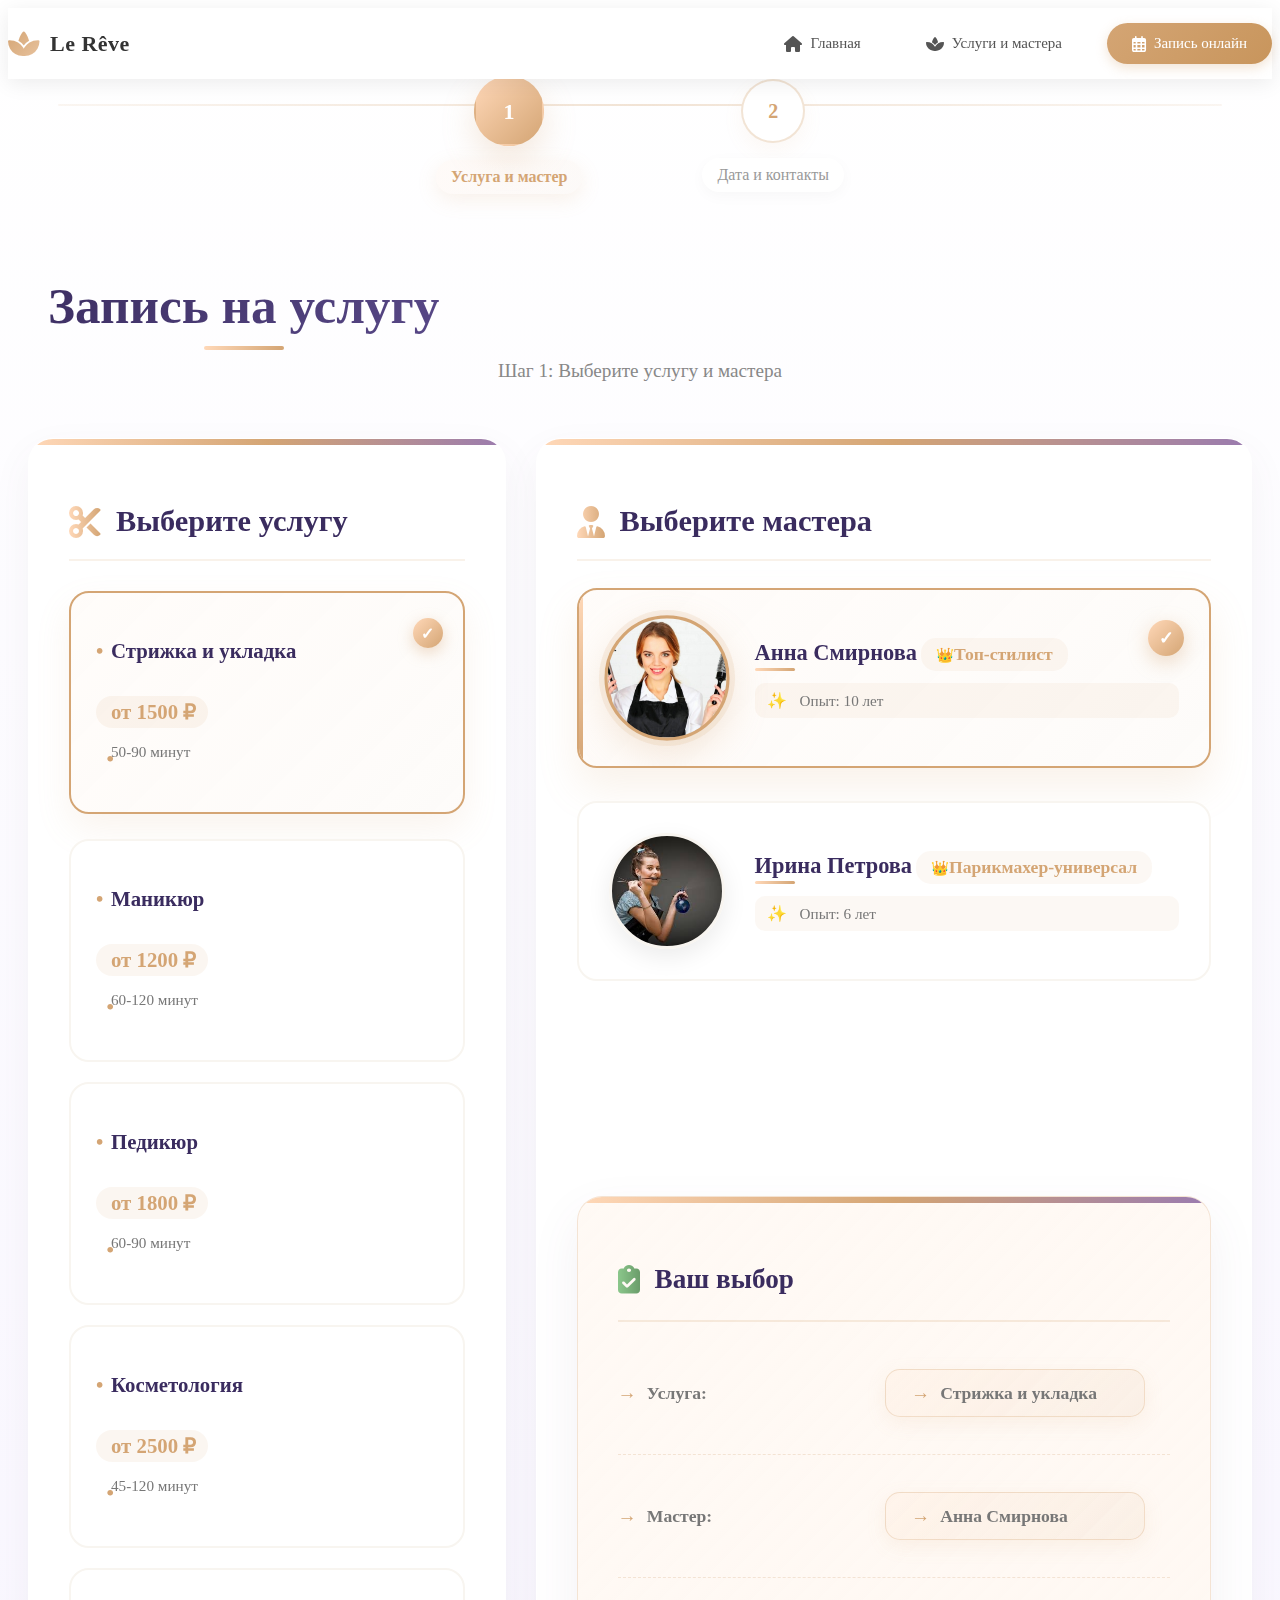
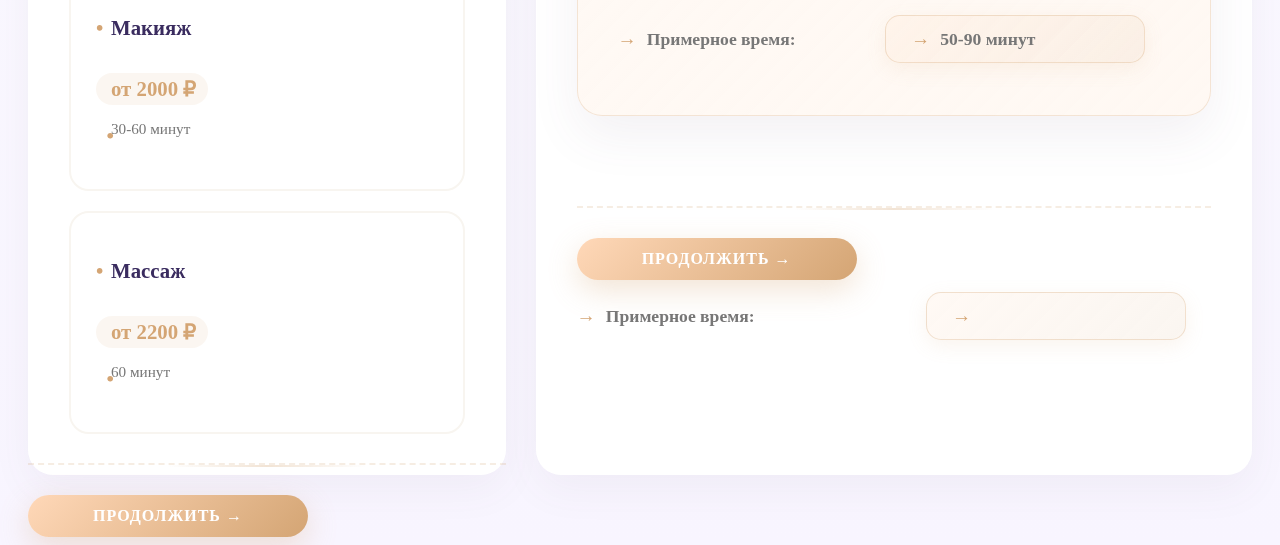
<file: booking.html>
<!DOCTYPE html>
<html lang="ru">
<head>
    <meta charset="UTF-8">
    <meta name="viewport" content="width=device-width, initial-scale=1.0">
    <title>Запись - Шаг 1 | Салон красоты "Le Rêve"</title>
    <link rel="stylesheet" href="https://cdnjs.cloudflare.com/ajax/libs/font-awesome/6.4.0/css/all.min.css">
    <link rel="stylesheet" href="style.css">
    <link rel="icon" type="image/x-icon" href="images/favicon.ico">
</head>
<body>
<header class="header">
        <div class="container header-container">
            <a href="index.html" class="logo">
                <i class="fas fa-spa logo-icon"></i>
                <span class="logo-text">Le Rêve</span>
            </a>
            <nav class="nav">
                <ul class="nav-list">
                    <li class="nav-item">
                        <a href="index.html" class="nav-link">
                            <i class="fas fa-home nav-icon"></i>
                            <span class="nav-text">Главная</span>
                        </a>
                    </li>
                    <li class="nav-item">
                        <a href="services.html" class="nav-link">
                            <i class="fas fa-spa nav-icon"></i>
                            <span class="nav-text">Услуги и мастера</span>
                        </a>
                    </li>
                    <li class="nav-item">
                        <a href="booking.html" class="nav-link btn-nav">
                            <i class="far fa-calendar-alt nav-icon"></i>
                            <span class="nav-text">Запись онлайн</span>
                        </a>
                    </li>
                </ul>
            </nav>
            
        </div>
    </header>

    <main class="main booking-page">
        <div class="container">
            <div class="booking-steps">
                <div class="step active">
                    <div class="step-number">1</div>
                    <div class="step-text">Услуга и мастер</div>
                </div>
                <div class="step">
                    <div class="step-number">2</div>
                    <div class="step-text">Дата и контакты</div>
                </div>
            </div>

            <h1>Запись на услугу</h1>
            <p class="subtitle">Шаг 1: Выберите услугу и мастера</p>
            <div class="booking-system">
                <input type="radio" id="book-hair" name="book-service" checked class="service-radio">
                <input type="radio" id="book-nails" name="book-service" class="service-radio">
                <input type="radio" id="book-pedicure" name="book-service" class="service-radio">
                <input type="radio" id="book-cosmetology" name="book-service" class="service-radio">
                <input type="radio" id="book-makeup" name="book-service" class="service-radio">
                <input type="radio" id="book-massage" name="book-service" class="service-radio">
                <div class="booking-services">
                    <h2><i class="fas fa-cut"></i> Выберите услугу</h2>
                    <div class="services-list">
                        <label for="book-hair" class="service-item">
                            <h3>Стрижка и укладка</h3>
                            <p>от 1500 ₽</p>
                            <div class="service-desc">50-90 минут</div>
                        </label>
                        
                        <label for="book-nails" class="service-item">
                            <h3>Маникюр</h3>
                            <p>от 1200 ₽</p>
                            <div class="service-desc">60-120 минут</div>
                        </label>
                        
                        <label for="book-pedicure" class="service-item">
                            <h3>Педикюр</h3>
                            <p>от 1800 ₽</p>
                            <div class="service-desc">60-90 минут</div>
                        </label>
                        
                        <label for="book-cosmetology" class="service-item">
                            <h3>Косметология</h3>
                            <p>от 2500 ₽</p>
                            <div class="service-desc">45-120 минут</div>
                        </label>
                        
                        <label for="book-makeup" class="service-item">
                            <h3>Макияж</h3>
                            <p>от 2000 ₽</p>
                            <div class="service-desc">30-60 минут</div>
                        </label>
                        
                        <label for="book-massage" class="service-item">
                            <h3>Массаж</h3>
                            <p>от 2200 ₽</p>
                            <div class="service-desc">60 минут</div>
                        </label>
                    </div>
                </div>
                
                <div class="booking-masters">
                    <h2><i class="fas fa-user-tie"></i> Выберите мастера</h2>
                    
                    <div class="masters-container">

                        <div class="masters-group" data-service="hair">
                            <div class="master-select">
                                <input type="radio" id="master-anna" name="master" value="anna" checked>
                                <label for="master-anna" class="master-option">
                                    <div class="master-img-small" style="background-image: url('images/paric1.jpg');"></div>
                                    <div class="master-info-small">
                                        <h4>Анна Смирнова</h4>
                                        <p class="master-spec">Топ-стилист</p>
                                        <p class="master-exp">Опыт: 10 лет</p>
                                    </div>
                                </label>
                            </div>
                            
                            <div class="master-select">
                                <input type="radio" id="master-irina" name="master" value="irina">
                                <label for="master-irina" class="master-option">
                                    <div class="master-img-small" style="background-image: url('images/paric2.jpg');"></div>
                                    <div class="master-info-small">
                                        <h4>Ирина Петрова</h4>
                                        <p class="master-spec">Парикмахер-универсал</p>
                                        <p class="master-exp">Опыт: 6 лет</p>
                                    </div>
                                </label>
                            </div>
                        </div>
                        
                        <div class="masters-group" data-service="nails">
                            <div class="master-select">
                                <input type="radio" id="master-maria" name="master" value="maria">
                                <label for="master-maria" class="master-option">
                                    <div class="master-img-small" style="background-image: url('images/manik1.jpg');"></div>
                                    <div class="master-info-small">
                                        <h4>Мария Иванова</h4>
                                        <p class="master-spec">Мастер ногтевого сервиса</p>
                                        <p class="master-exp">Опыт: 7 лет</p>
                                    </div>
                                </label>
                            </div>
                            
                            <div class="master-select">
                                <input type="radio" id="master-alina" name="master" value="alina">
                                <label for="master-alina" class="master-option">
                                    <div class="master-img-small" style="background-image: url('images/manik2.jpg');"></div>
                                    <div class="master-info-small">
                                        <h4>Алина Котова</h4>
                                        <p class="master-spec">Художник по ногтям</p>
                                        <p class="master-exp">Опыт: 5 лет</p>
                                    </div>
                                </label>
                            </div>
                        </div>
                        
                        <div class="masters-group" data-service="pedicure">
                            <div class="master-select">
                                <input type="radio" id="master-olga" name="master" value="olga">
                                <label for="master-olga" class="master-option">
                                    <div class="master-img-small" style="background-image: url('images/pedic1.jpg');"></div>
                                    <div class="master-info-small">
                                        <h4>Ольга Сидорова</h4>
                                        <p class="master-spec">Специалист по педикюру</p>
                                        <p class="master-exp">Опыт: 8 лет</p>
                                    </div>
                                </label>
                            </div>

                            
                            <div class="master-select">
                                <input type="radio" id="master-yulia" name="master" value="yulia">
                                <label for="master-yulia" class="master-option">
                                    <div class="master-img-small" style="background-image: url('images/pedic2.jpg');"></div>
                                    <div class="master-info-small">
                                        <h4>Ирина Морозова</h4>
                                        <p class="master-spec">Мастер SPA-педикюра</p>
                                        <p class="master-exp">Опыт: 6 лет</p>
                                    </div>
                                </label>
                            </div>
                        </div>
                        
                        
                        <div class="masters-group" data-service="cosmetology">
                            <div class="master-select">
                                <input type="radio" id="master-elena" name="master" value="elena">
                                <label for="master-elena" class="master-option">
                                    <div class="master-img-small" style="background-image: url('images/kosm1.jpg');"></div>
                                    <div class="master-info-small">
                                        <h4>Елена Козлова</h4>
                                        <p class="master-spec">Косметолог-эстетист</p>
                                        <p class="master-exp">Опыт: 12 лет</p>
                                    </div>
                                </label>
                            </div>
                            
                            <div class="master-select">
                                <input type="radio" id="master-svetlana" name="master" value="svetlana">
                                <label for="master-svetlana" class="master-option">
                                    <div class="master-img-small" style="background-image: url('images/kosm2.jpg');"></div>
                                    <div class="master-info-small">
                                        <h4>Светлана Фёдорова</h4>
                                        <p class="master-spec">Визажист-косметолог</p>
                                        <p class="master-exp">Опыт: 9 лет</p>
                                    </div>
                                </label>
                            </div>
                        </div>
                      

                        <div class="masters-group" data-service="makeup">
                            <div class="master-select">
                                <input type="radio" id="master-anna-makeup" name="master" value="anna-makeup">
                                <label for="master-anna-makeup" class="master-option">
                                    <div class="master-img-small" style="background-image: url('images/viz1.jpg');"></div>
                                    <div class="master-info-small">
                                        <h4>Анна Смирнова</h4>
                                        <p class="master-spec">Визажист</p>
                                        <p class="master-exp">Опыт: 9 лет</p>
                                    </div>
                                </label>
                            </div>
                            
                            <div class="master-select">
                                <input type="radio" id="master-kristina" name="master" value="kristina">
                                <label for="master-kristina" class="master-option">
                                    <div class="master-img-small" style="background-image: url('images/viz2.jpg');"></div>
                                    <div class="master-info-small">
                                        <h4>Кристина Лебедева</h4>
                                        <p class="master-spec">Гримёр для фотосессий</p>
                                        <p class="master-exp">Опыт: 7 лет</p>
                                    </div>
                                </label>
                            </div>
                        </div>
                        
                        
                        <div class="masters-group" data-service="massage">
                            <div class="master-select">
                                <input type="radio" id="master-mariya" name="master" value="mariya">
                                <label for="master-mariya" class="master-option">
                                    <div class="master-img-small" style="background-image: url('images/mas.jpg');"></div>
                                    <div class="master-info-small">
                                        <h4>Мария Волкова</h4>
                                        <p class="master-spec">Массажист</p>
                                        <p class="master-exp">Опыт: 11 лет</p>
                                    </div>
                                </label>
                            </div>
                            
                            <div class="master-select">
                                <input type="radio" id="master-tatyana" name="master" value="tatyana">
                                <label for="master-tatyana" class="master-option">
                                    <div class="master-img-small" style="background-image: url('images/mas1.jpg');"></div>
                                    <div class="master-info-small">
                                        <h4>Татьяна Новикова</h4>
                                        <p class="master-spec">SPA-терапевт</p>
                                        <p class="master-exp">Опыт: 8 лет</p>
                                    </div>
                                </label>
                            </div>
                        </div>
                    </div>
                    
                    <div class="booking-summary">
                        <h3><i class="fas fa-clipboard-check"></i> Ваш выбор</h3>
                        
                        <div class="summary-item summary-service">
                            <span>Услуга:</span>
                            <strong>
                                <span id="summary-service-text" class="summary-service-text">Стрижка и укладка</span>
                            </strong>
                        </div>
                        
                        <div class="summary-item summary-master">
                            <span>Мастер:</span>
                            <strong>
                                <span id="summary-master-text" class="summary-master-text">Анна Смирнова</span>
                            </strong>
                        </div>
                        
                        <div class="summary-item summary-time">
                            <span>Примерное время:</span>
                            <strong>
                                <span id="summary-time-text" class="summary-time-text">50-90 минут</span>
                            </strong>
                        </div>
                    </div>

                    <div class="action-buttons">
                        <a href="booking2.html" class="btn btn-large" id="continue-btn">Продолжить →</a>
                    </div>
                        
                        <div class="summary-item summary-time">
                            <span>Примерное время:</span>
                            <strong>
                                <span class="summary-time-text"></span>
                            </strong>
                        </div>
                    </div>

                    
                    <div class="action-buttons">
                        <a href="booking2.html" class="btn btn-large">Продолжить →</a>
                    </div>
                </div>
            </div>
        </div>
    </main>



        <script>
            document.addEventListener('DOMContentLoaded', function() {
                const serviceText = document.getElementById('summary-service-text');
                const masterText = document.getElementById('summary-master-text');
                const timeText = document.getElementById('summary-time-text');
                const continueBtn = document.getElementById('continue-btn');
                const serviceMap = {
                    'hair': { name: 'Стрижка и укладка', time: '50-90 минут', price: 'от 1500 ₽' },
                    'nails': { name: 'Маникюр', time: '60-120 минут', price: 'от 1200 ₽' },
                    'pedicure': { name: 'Педикюр', time: '60-90 минут', price: 'от 1800 ₽' },
                    'cosmetology': { name: 'Косметология', time: '45-120 минут', price: 'от 2500 ₽' },
                    'makeup': { name: 'Макияж', time: '30-60 минут', price: 'от 2000 ₽' },
                    'massage': { name: 'Массаж', time: '60 минут', price: 'от 2200 ₽' }};
                const masterMap = {
                    'anna': 'Анна Смирнова',
                    'irina': 'Ирина Петрова',
                    'maria': 'Мария Иванова',
                    'alina': 'Алина Котова',
                    'olga': 'Ольга Сидорова',
                    'yulia': 'Ирина Морозова',
                    'elena': 'Елена Козлова',
                    'svetlana': 'Светлана Фёдорова',
                    'anna-makeup': 'Анна Смирнова',
                    'kristina': 'Кристина Лебедева',
                    'mariya': 'Мария Волкова',
                    'tatyana': 'Татьяна Новикова'};
                function updateSummary() {
                    const selectedService = document.querySelector('input[name="book-service"]:checked');
                    const serviceId = selectedService.id.replace('book-', '');
                    const selectedMaster = document.querySelector('input[name="master"]:checked');
                    const masterId = selectedMaster ? selectedMaster.value : 'anna';
                    if (serviceMap[serviceId]) {
                        serviceText.textContent = serviceMap[serviceId].name;
                        timeText.textContent = serviceMap[serviceId].time;
                    }
                    
                    if (masterMap[masterId]) {
                        masterText.textContent = masterMap[masterId];
                    }
                    continueBtn.href = `booking2.html?service=${serviceId}&master=${masterId}`;
                }
                document.querySelectorAll('input[name="book-service"]').forEach(radio => {
                    radio.addEventListener('change', updateSummary);
                });
                document.querySelectorAll('input[name="master"]').forEach(radio => {
                    radio.addEventListener('change', updateSummary);
                });
               
                updateSummary();
            });
        </script>
</body>
</html>
</file>
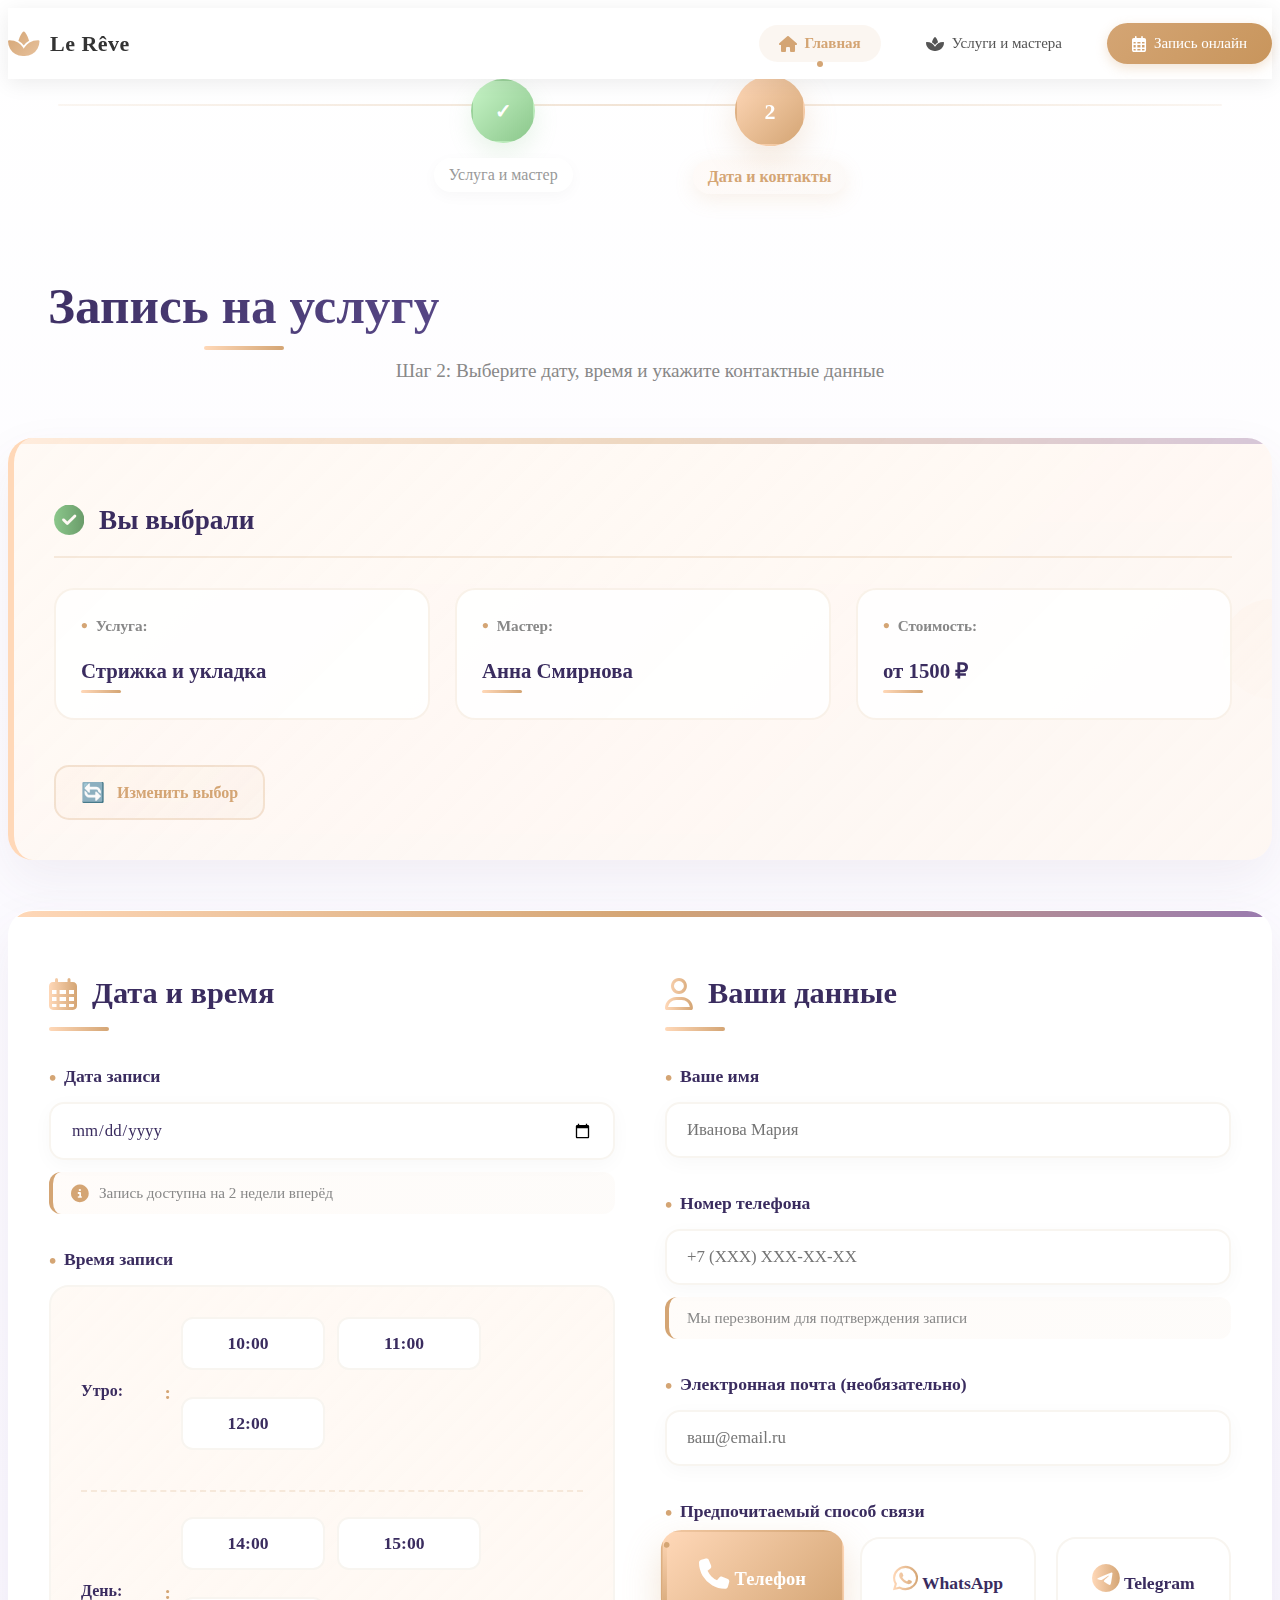
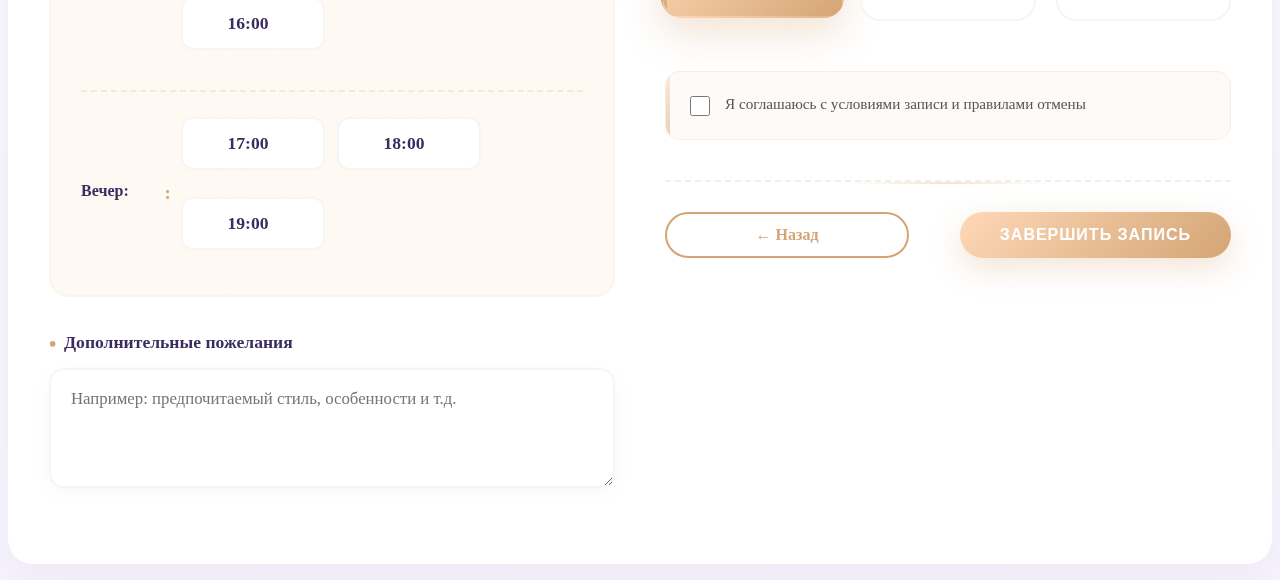
<file: booking2.html>
<html lang="ru">
<head>
    <meta charset="UTF-8">
    <meta name="viewport" content="width=device-width, initial-scale=1.0">
    <title>Запись - Шаг 2 | Салон красоты "Le Rêve"</title>
    <link rel="stylesheet" href="https://cdnjs.cloudflare.com/ajax/libs/font-awesome/6.4.0/css/all.min.css">
    <link rel="stylesheet" href="style.css">
    <link rel="icon" type="image/x-icon" href="images/favicon.ico">
</head>
<body>
    <header class="header">
        <div class="container header-container">
            <a href="index.html" class="logo">
                <i class="fas fa-spa logo-icon"></i>
                <span class="logo-text">Le Rêve</span>
            </a>

            <nav class="nav">
                <ul class="nav-list">
                    <li class="nav-item">
                        <a href="index.html" class="nav-link active">
                            <i class="fas fa-home nav-icon"></i>
                            <span class="nav-text">Главная</span>
                        </a>
                    </li>
                    <li class="nav-item">
                        <a href="services.html" class="nav-link">
                            <i class="fas fa-spa nav-icon"></i>
                            <span class="nav-text">Услуги и мастера</span>
                        </a>
                    </li>
                    <li class="nav-item">
                        <a href="booking.html" class="nav-link btn-nav">
                            <i class="far fa-calendar-alt nav-icon"></i>
                            <span class="nav-text">Запись онлайн</span>
                        </a>
                    </li>
                </ul>
            </nav>
            
        </div>
    </header>
    <main class="main booking-page">
        <div class="container">
            <div class="booking-steps">
                <div class="step completed">
                    <div class="step-number">✓</div>
                    <div class="step-text">Услуга и мастер</div>
                </div>
                <div class="step active">
                    <div class="step-number">2</div>
                    <div class="step-text">Дата и контакты</div>
                </div>
            </div>
            <h1>Запись на услугу</h1>
            <p class="subtitle">Шаг 2: Выберите дату, время и укажите контактные данные</p>
            <div class="previous-choice">
                <h3><i class="fas fa-check-circle"></i> Вы выбрали</h3>
                <div class="choice-details">
                    <div class="choice-item">
                        <span class="choice-label">Услуга:</span>
                        <span class="choice-value">Стрижка и укладка</span>
                    </div>
                    <div class="choice-item">
                        <span class="choice-label">Мастер:</span>
                        <span class="choice-value">Анна Смирнова</span>
                    </div>
                    <div class="choice-item">
                        <span class="choice-label">Стоимость:</span>
                        <span class="choice-value">от 1500 ₽</span>
                    </div>
                </div>
                <a href="booking.html" class="change-link">Изменить выбор</a>
            </div>
            <form class="booking-form" action="booking-success.html" method="GET">
                <div class="form-columns">
                    <div class="form-column">
                        <h2><i class="far fa-calendar-alt"></i> Дата и время</h2>
                        
                        <div class="form-group">
                            <label for="booking-date">Дата записи</label>
                            <div class="date-picker">
                                <input type="date" id="booking-date" name="date" required>
                            </div>
                            <div class="date-hint">
                                <i class="fas fa-info-circle"></i> Запись доступна на 2 недели вперёд
                            </div>
                        </div>
                        
                        <div class="form-group">
                            <label>Время записи</label>
                            <div class="time-slots">
                                <div class="time-row">
                                    <span class="time-label">Утро:</span>
                                    <div class="time-options">
                                        <input type="radio" id="time-10" name="time" value="10:00" required>
                                        <label for="time-10" class="time-option">10:00</label>
                                        
                                        <input type="radio" id="time-11" name="time" value="11:00">
                                        <label for="time-11" class="time-option">11:00</label>
                                        
                                        <input type="radio" id="time-12" name="time" value="12:00">
                                        <label for="time-12" class="time-option">12:00</label>
                                    </div>
                                </div>
                                
                                <div class="time-row">
                                    <span class="time-label">День:</span>
                                    <div class="time-options">
                                        <input type="radio" id="time-14" name="time" value="14:00">
                                        <label for="time-14" class="time-option">14:00</label>
                                        
                                        <input type="radio" id="time-15" name="time" value="15:00">
                                        <label for="time-15" class="time-option">15:00</label>
                                        
                                        <input type="radio" id="time-16" name="time" value="16:00">
                                        <label for="time-16" class="time-option">16:00</label>
                                    </div>
                                </div>
                                
                                <div class="time-row">
                                    <span class="time-label">Вечер:</span>
                                    <div class="time-options">
                                        <input type="radio" id="time-17" name="time" value="17:00">
                                        <label for="time-17" class="time-option">17:00</label>
                                        
                                        <input type="radio" id="time-18" name="time" value="18:00">
                                        <label for="time-18" class="time-option">18:00</label>
                                        
                                        <input type="radio" id="time-19" name="time" value="19:00">
                                        <label for="time-19" class="time-option">19:00</label>
                                    </div>
                                </div>
                            </div>
                        </div>
                        
                        <div class="form-group">
                            <label for="notes">Дополнительные пожелания</label>
                            <textarea id="notes" name="notes" rows="3" placeholder="Например: предпочитаемый стиль, особенности и т.д."></textarea>
                        </div>
                    </div>
                    <div class="form-column">
                        <h2><i class="far fa-user"></i> Ваши данные</h2>
                        
                        <div class="form-group">
                            <label for="client-name">Ваше имя</label>
                            <input type="text" id="client-name" name="name" placeholder="Иванова Мария" required>
                        </div>
                        
                        <div class="form-group">
                            <label for="client-phone">Номер телефона</label>
                            <input type="tel" id="client-phone" name="phone" placeholder="+7 (XXX) XXX-XX-XX" required>
                            <div class="input-hint">Мы перезвоним для подтверждения записи</div>
                        </div>
                        
                        <div class="form-group">
                            <label for="client-email">Электронная почта (необязательно)</label>
                            <input type="email" id="client-email" name="email" placeholder="ваш@email.ru">
                        </div>
                        
                        <div class="form-group">
                            <label>Предпочитаемый способ связи</label>
                            <div class="contact-options">
                                <input type="radio" id="contact-phone" name="contact" value="phone" checked>
                                <label for="contact-phone" class="contact-option">
                                    <i class="fas fa-phone"></i> Телефон
                                </label>
                                
                                <input type="radio" id="contact-whatsapp" name="contact" value="whatsapp">
                                <label for="contact-whatsapp" class="contact-option">
                                    <i class="fab fa-whatsapp"></i> WhatsApp
                                </label>
                                
                                <input type="radio" id="contact-telegram" name="contact" value="telegram">
                                <label for="contact-telegram" class="contact-option">
                                    <i class="fab fa-telegram"></i> Telegram
                                </label>
                            </div>
                        </div>
                        
                        <div class="booking-terms">
                            <input type="checkbox" id="terms" name="terms" required>
                            <label for="terms">Я соглашаюсь с условиями записи и правилами отмены</label>
                        </div>
                        
                        <div class="action-buttons">
                            <a href="booking-step1.html" class="btn btn-outline">← Назад</a>
                            <button type="submit" class="btn btn-large">Завершить запись</button>
                        </div>
                    </div>
                </div>
            </form>
        </div>
    </main>


    <script>
        document.addEventListener('DOMContentLoaded', function() {
            function getUrlParams() {
                const params = new URLSearchParams(window.location.search);
                return {
                    service: params.get('service') || 'hair',
                    master: params.get('master') || 'anna'
                };
            }
            const urlParams = getUrlParams();
            const serviceMap = {
                'hair': { name: 'Стрижка и укладка', time: '50-90 минут', price: 'от 1500 ₽' },
                'nails': { name: 'Маникюр', time: '60-120 минут', price: 'от 1200 ₽' },
                'pedicure': { name: 'Педикюр', time: '60-90 минут', price: 'от 1800 ₽' },
                'cosmetology': { name: 'Косметология', time: '45-120 минут', price: 'от 2500 ₽' },
                'makeup': { name: 'Макияж', time: '30-60 минут', price: 'от 2000 ₽' },
                'massage': { name: 'Массаж', time: '60 минут', price: 'от 2200 ₽' }
            };
            const masterMap = {
                'anna': 'Анна Смирнова',
                'irina': 'Ирина Петрова',
                'maria': 'Мария Иванова',
                'alina': 'Алина Котова',
                'olga': 'Ольга Сидорова',
                'yulia': 'Ирина Морозова',
                'elena': 'Елена Козлова',
                'svetlana': 'Светлана Фёдорова',
                'anna-makeup': 'Анна Смирнова',
                'kristina': 'Кристина Лебедева',
                'mariya': 'Мария Волкова',
                'tatyana': 'Татьяна Новикова'
            };
            const serviceElement = document.querySelector('.choice-details .choice-item:nth-child(1) .choice-value');
            const masterElement = document.querySelector('.choice-details .choice-item:nth-child(2) .choice-value');
            const priceElement = document.querySelector('.choice-details .choice-item:nth-child(3) .choice-value');
            
            if (serviceElement && serviceMap[urlParams.service]) {
                serviceElement.textContent = serviceMap[urlParams.service].name;
            }
            
            if (masterElement && masterMap[urlParams.master]) {
                masterElement.textContent = masterMap[urlParams.master];
            }
            
            if (priceElement && serviceMap[urlParams.service]) {
                priceElement.textContent = serviceMap[urlParams.service].price;
            }
            const changeLink = document.querySelector('.change-link');
            if (changeLink) {
                changeLink.href = `booking.html?service=${urlParams.service}&master=${urlParams.master}`;
            }
        });
    </script>
</body>
</html>
</file>
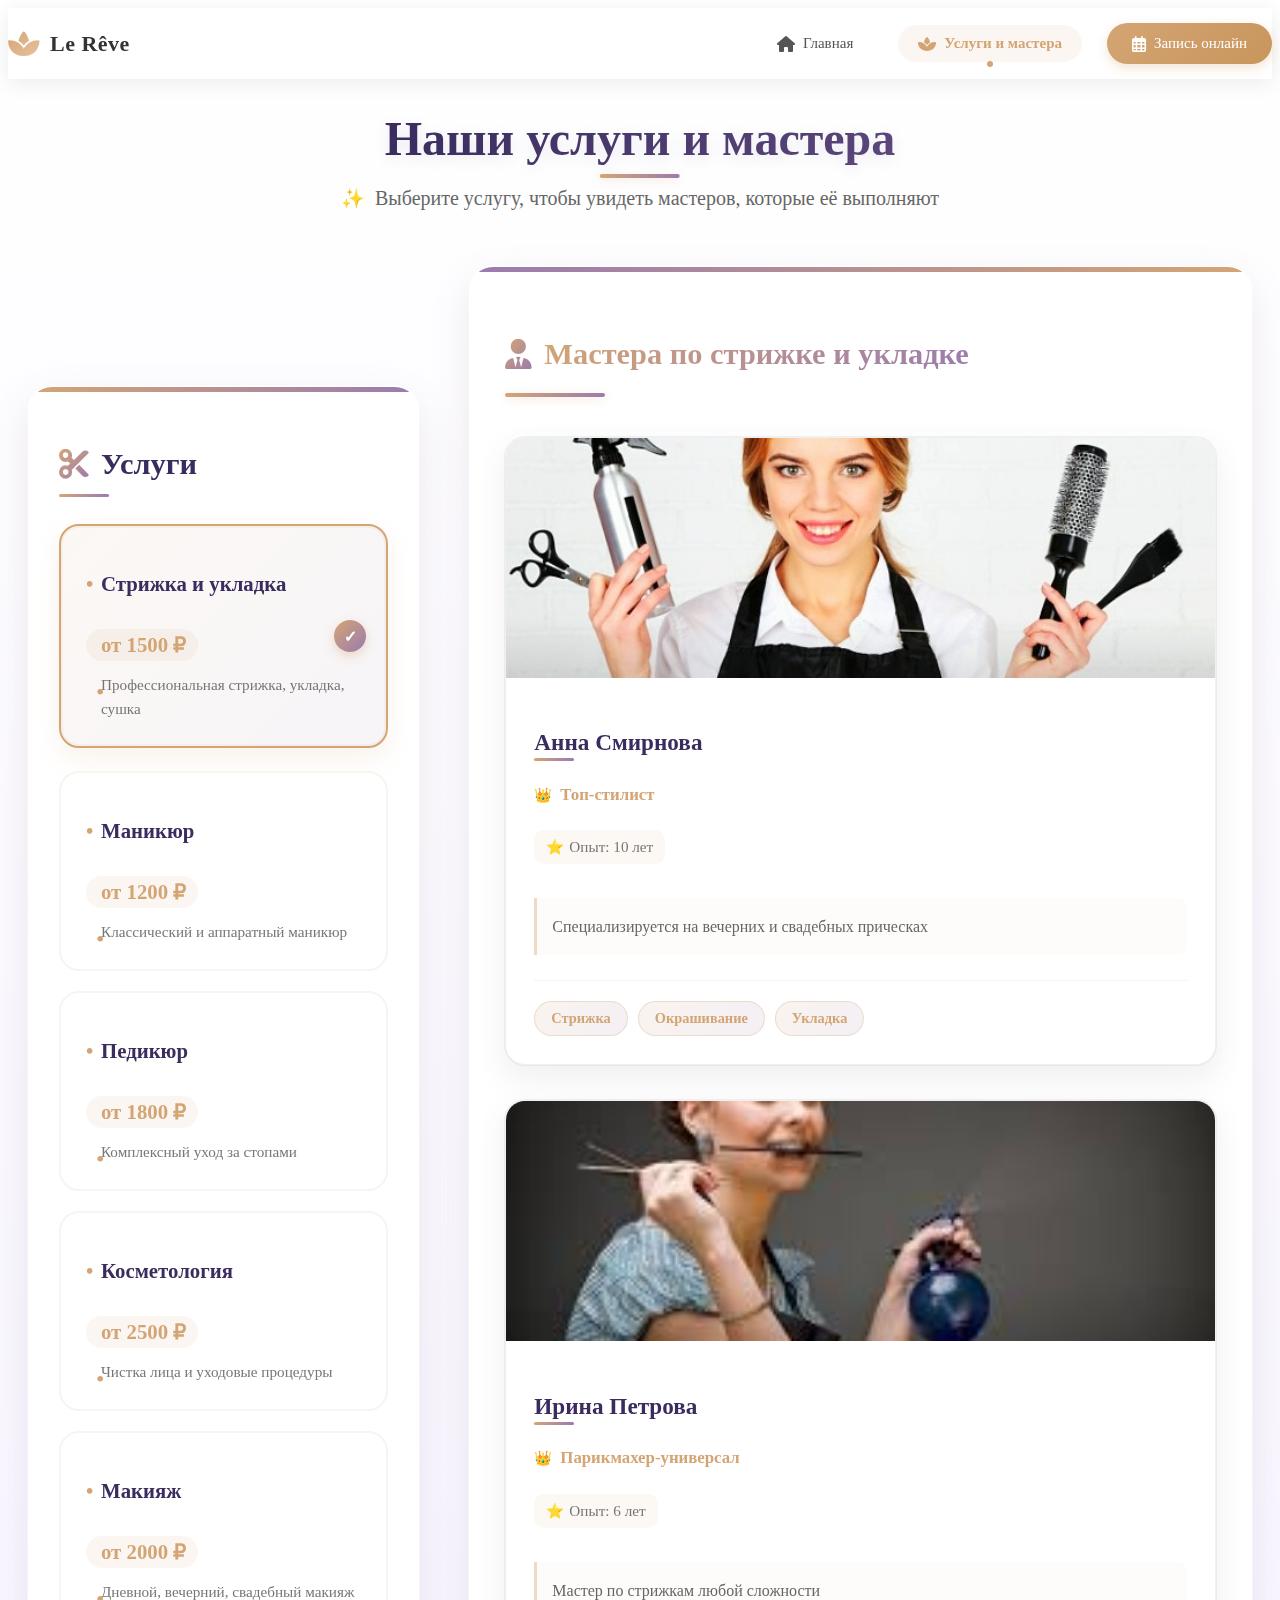
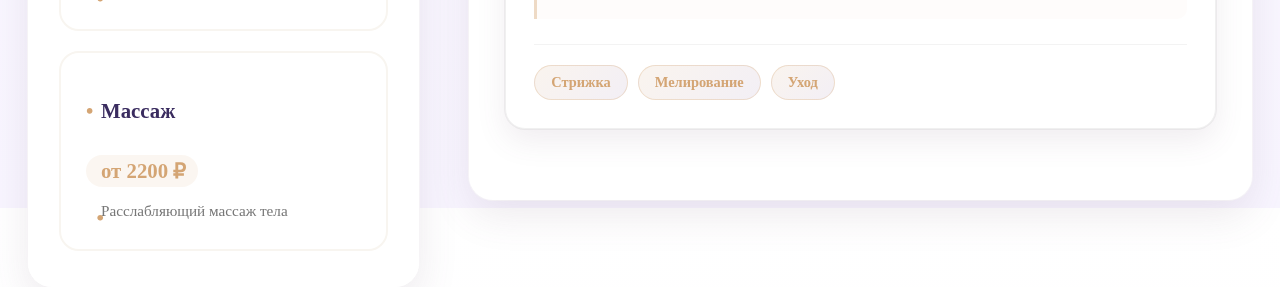
<file: services.html>
<!DOCTYPE html>
<html lang="ru">
<head>
    <meta charset="UTF-8">
    <meta name="viewport" content="width=device-width, initial-scale=1.0">
    <title>Услуги и мастера | Le Rêve</title>
    <link rel="stylesheet" href="style.css">
    <link rel="stylesheet" href="https://cdnjs.cloudflare.com/ajax/libs/font-awesome/6.4.0/css/all.min.css">
    <link rel="icon" type="image/x-icon" href="images/favicon.ico">
</head>
<body>
    <header class="header">
        <div class="container header-container">
            <a href="index.html" class="logo">
                <i class="fas fa-spa logo-icon"></i>
                <span class="logo-text">Le Rêve</span>
            </a>
            <nav class="nav">
                <ul class="nav-list">
                    <li class="nav-item">
                        <a href="index.html" class="nav-link">
                            <i class="fas fa-home nav-icon"></i>
                            <span class="nav-text">Главная</span>
                        </a>
                    </li>
                    <li class="nav-item">
                        <a href="services.html" class="nav-link active">
                            <i class="fas fa-spa nav-icon"></i>
                            <span class="nav-text">Услуги и мастера</span>
                        </a>
                    </li>
                    <li class="nav-item">
                        <a href="booking.html" class="nav-link btn-nav">
                            <i class="far fa-calendar-alt nav-icon"></i>
                            <span class="nav-text">Запись онлайн</span>
                        </a>
                    </li>
                </ul>
            </nav>
            
        </div>
    </header>
    <main class="main services-page">
        <div class="container">
            <h1>Наши услуги и мастера</h1>
            <p class="subtitle">Выберите услугу, чтобы увидеть мастеров, которые её выполняют</p>
            <div class="services-system">
                <input type="radio" id="service-hair" name="service" checked class="service-radio">
                <input type="radio" id="service-nails" name="service" class="service-radio">
                <input type="radio" id="service-pedicure" name="service" class="service-radio">
                <input type="radio" id="service-cosmetology" name="service" class="service-radio">
                <input type="radio" id="service-makeup" name="service" class="service-radio">
                <input type="radio" id="service-massage" name="service" class="service-radio">
                <div class="services-column">
                    <h2><i class="fas fa-cut"></i> Услуги</h2>
                    <div class="services-list">
                        <label for="service-hair" class="service-item">
                            <h3>Стрижка и укладка</h3>
                            <p>от 1500 ₽</p>
                            <div class="service-desc">Профессиональная стрижка, укладка, сушка</div>
                        </label>
                        
                        <label for="service-nails" class="service-item">
                            <h3>Маникюр</h3>
                            <p>от 1200 ₽</p>
                            <div class="service-desc">Классический и аппаратный маникюр</div>
                        </label>
                        
                        <label for="service-pedicure" class="service-item">
                            <h3>Педикюр</h3>
                            <p>от 1800 ₽</p>
                            <div class="service-desc">Комплексный уход за стопами</div>
                        </label>
                        
                        <label for="service-cosmetology" class="service-item">
                            <h3>Косметология</h3>
                            <p>от 2500 ₽</p>
                            <div class="service-desc">Чистка лица и уходовые процедуры</div>
                        </label>
                        
                        <label for="service-makeup" class="service-item">
                            <h3>Макияж</h3>
                            <p>от 2000 ₽</p>
                            <div class="service-desc">Дневной, вечерний, свадебный макияж</div>
                        </label>
                        
                        <label for="service-massage" class="service-item">
                            <h3>Массаж</h3>
                            <p>от 2200 ₽</p>
                            <div class="service-desc">Расслабляющий массаж тела</div>
                        </label>
                    </div>
                </div>   
                <div class="masters-column">
                    <h2 class="masters-title">
                        <i class="fas fa-user-tie"></i> 
                        <span class="title-service" data-service="hair">Мастера по стрижке и укладке</span>
                        <span class="title-service" data-service="nails">Мастера по маникюру</span>
                        <span class="title-service" data-service="pedicure">Мастера по педикюру</span>
                        <span class="title-service" data-service="cosmetology">Мастера-косметологи</span>
                        <span class="title-service" data-service="makeup">Визажисты</span>
                        <span class="title-service" data-service="massage">Массажисты</span>
                    </h2>
                    
                 
                    <div class="masters-container">
                        <div class="masters-group" data-service="hair">
                            <div class="master-card">
                                <div class="master-img" style="background-image: url('images/paric1.jpg');"></div>
                                <div class="master-info">
                                    <h3>Анна Смирнова</h3>
                                    <p class="master-spec">Топ-стилист</p>
                                    <p class="master-exp">Опыт: 10 лет</p>
                                    <p class="master-desc">Специализируется на вечерних и свадебных прическах</p>
                                    <div class="master-services">
                                        <span class="service-tag">Стрижка</span>
                                        <span class="service-tag">Окрашивание</span>
                                        <span class="service-tag">Укладка</span>
                                    </div>
                                </div>
                            </div>
                            
                            <div class="master-card">
                                <div class="master-img" style="background-image: url('images/paric2.jpg');"></div>
                                <div class="master-info">
                                    <h3>Ирина Петрова</h3>
                                    <p class="master-spec">Парикмахер-универсал</p>
                                    <p class="master-exp">Опыт: 6 лет</p>
                                    <p class="master-desc">Мастер по стрижкам любой сложности</p>
                                    <div class="master-services">
                                        <span class="service-tag">Стрижка</span>
                                        <span class="service-tag">Мелирование</span>
                                        <span class="service-tag">Уход</span>
                                    </div>
                                </div>
                            </div>
                        </div>

                        <div class="masters-group" data-service="nails">
                            <div class="master-card">
                                <div class="master-img" style="background-image: url('images/manik1.jpg');"></div>
                                <div class="master-info">
                                    <h3>Мария Иванова</h3>
                                    <p class="master-spec">Мастер ногтевого сервиса</p>
                                    <p class="master-exp">Опыт: 7 лет</p>
                                    <p class="master-desc">Делает идеальный маникюр, специалист по дизайну ногтей любой сложности.</p>
                                    <div class="master-services">
                                        <span class="service-tag">Маникюр</span>
                                        <span class="service-tag">Дизайн</span>
                                        <span class="service-tag">Гель-лак</span>
                                    </div>
                                </div>
                            </div>
                            <div class="master-card">
                                <div class="master-img" style="background-image: url('images/manik2.jpg');"></div>
                                <div class="master-info">
                                    <h3>Алина Котова</h3>
                                    <p class="master-spec">Художник по ногтям</p>
                                    <p class="master-exp">Опыт: 5 лет</p>
                                    <p class="master-desc">Специализируется на авторском дизайне и росписи ногтей. Работает с премиальными материалами.</p>
                                    <div class="master-services">
                                        <span class="service-tag">Художественная роспись</span>
                                        <span class="service-tag">Стемпинг</span>
                                        <span class="service-tag">Френч</span>
                                    </div>
                                </div>
                            </div>
                        </div>

                        <div class="masters-group" data-service="pedicure">
                            <div class="master-card">
                                <div class="master-img" style="background-image: url('images/pedic1.jpg');"></div>
                                <div class="master-info">
                                    <h3>Ольга Сидорова</h3>
                                    <p class="master-spec">Специалист по педикюру</p>
                                    <p class="master-exp">Опыт: 8 лет</p>
                                    <p class="master-desc">Эксперт по медицинскому педикюру и уходу за проблемными стопами.</p>
                                    <div class="master-services">
                                        <span class="service-tag">Педикюр</span>
                                        <span class="service-tag">Медицинский</span>
                                        <span class="service-tag">Аппаратный</span>
                                    </div>
                                </div>
                            </div>
                            <div class="master-card">
                                <div class="master-img" style="background-image: url('images/pedic2.jpg');"></div>
                                <div class="master-info">
                                    <h3>Ирина Морозова</h3>
                                    <p class="master-spec">Мастер SPA-педикюра</p>
                                    <p class="master-exp">Опыт: 6 лет</p>
                                    <p class="master-desc">Проводит расслабляющие Спа-процедуры для ног с использованием натуральных скрабов и масок.</p>
                                    <div class="master-services">
                                        <span class="service-tag">SPA-уход</span>
                                        <span class="service-tag">Парафинотерапия</span>
                                        <span class="service-tag">Массаж стоп</span>
                                    </div>
                                </div>
                            </div>
                        </div>
                        <div class="masters-group" data-service="cosmetology">
                            <div class="master-card">
                                <div class="master-img" style="background-image: url('images/kosm1.jpg');"></div>
                                <div class="master-info">
                                    <h3>Елена Козлова</h3>
                                    <p class="master-spec">Косметолог-эстетист</p>
                                    <p class="master-exp">Опыт: 12 лет</p>
                                    <p class="master-desc">Проводит анти-возрастные процедуры, чистки лица, подбирает домашний уход.</p>
                                    <div class="master-services">
                                        <span class="service-tag">Чистка</span>
                                        <span class="service-tag">Пилинг</span>
                                        <span class="service-tag">Уход</span>
                                    </div>
                                </div>
                            </div>
                            
                            <div class="master-card">
                                <div class="master-img" style="background-image: url('images/kosm2.jpg');"></div>
                                <div class="master-info">
                                    <h3>Светлана Фёдорова</h3>
                                    <p class="master-spec">Визажист-косметолог</p>
                                    <p class="master-exp">Опыт: 9 лет</p>
                                    <p class="master-desc">Специалист по перманентному макияжу и контурной пластике.</p>
                                    <div class="master-services">
                                        <span class="service-tag">Макияж</span>
                                        <span class="service-tag">Перманент</span>
                                        <span class="service-tag">Уход</span>
                                    </div>
                                </div>
                            </div>
                        </div>

                        <div class="masters-group" data-service="makeup">
                            <div class="master-card">
                                <div class="master-img" style="background-image: url('images/viz1.jpg');"></div>
                                <div class="master-info">
                                    <h3>Анна Смирнова</h3>
                                    <p class="master-spec">Визажист</p>
                                    <p class="master-exp">Опыт: 9 лет</p>
                                    <p class="master-desc">Эксперт по свадебному и вечернему макияжу, работает с известными брендами.</p>
                                    <div class="master-services">
                                        <span class="service-tag">Свадебный</span>
                                        <span class="service-tag">Вечерний</span>
                                        <span class="service-tag">Дневной</span>
                                    </div>
                                </div>
                            </div>
                            <div class="master-card">
                                <div class="master-img" style="background-image: url('images/viz2.jpg');"></div>
                                <div class="master-info">
                                    <h3>Кристина Лебедева</h3>
                                    <p class="master-spec">Гримёр для фотосессий</p>
                                    <p class="master-exp">Опыт: 7 лет</p>
                                    <p class="master-desc">Создаёт макияж для профессиональных фотосессий, видеосъёмок и мероприятий.</p>
                                    <div class="master-services">
                                        <span class="service-tag">Фотомакияж</span>
                                        <span class="service-tag">Сценический</span>
                                        <span class="service-tag">Коррекция</span>
                                    </div>
                                </div>
                            </div>
                        </div>

                        <div class="masters-group" data-service="massage">
                            <div class="master-card">
                                <div class="master-img" style="background-image: url('images/mas.jpg');"></div>
                                <div class="master-info">
                                    <h3>Мария Волкова</h3>
                                    <p class="master-spec">Массажист</p>
                                    <p class="master-exp">Опыт: 11 лет</p>
                                    <p class="master-desc">Специалист по лечебному и спортивному массажу, работает с проблемами спины.</p>
                                    <div class="master-services">
                                        <span class="service-tag">Лечебный</span>
                                        <span class="service-tag">Спортивный</span>
                                                        <span class="service-tag">Релакс</span>
                                    </div>
                                </div>
                            </div>
                            <div class="master-card">
                                <div class="master-img" style="background-image: url('images/mas1.jpg');;"></div>
                                <div class="master-info">
                                    <h3>Татьяна Новикова</h3>
                                    <p class="master-spec">Спа-терапевт</p>
                                    <p class="master-exp">Опыт: 8 лет</p>
                                    <p class="master-desc">Проводит расслабляющие и антицеллюлитные массажи с использованием аромамасел.</p>
                                    <div class="master-services">
                                        <span class="service-tag">Антицеллюлитный</span>
                                        <span class="service-tag">Лимфодренажный</span>
                                        <span class="service-tag">Ароматерапия</span>
                                    </div>
                                </div>
                            </div>
                        </div>

    
</body>
</html>
</file>
<file: style.css>
.header {
    background: rgba(255, 255, 255, 0.95);
    backdrop-filter: blur(10px);
    box-shadow: 0 4px 20px rgba(0, 0, 0, 0.08);
    padding: 15px 0;
    position: sticky;
    top: 0;
    z-index: 1000;
    transition: all 0.3s ease;
}

.header.scrolled {
    padding: 10px 0;
    box-shadow: 0 5px 15px rgba(212, 165, 116, 0.15);
}

.header-container {
    display: flex;
    justify-content: space-between;
    align-items: center;
}

.logo {
    display: flex;
    align-items: center;
    text-decoration: none;
    gap: 10px;
    transition: transform 0.3s ease;
}

.logo:hover {
    transform: scale(1.03);
}

.logo-icon {
    font-size: 28px;
    display: inline-block; 
    background: linear-gradient(135deg, #d4a574, #e8c39e);
    -webkit-background-clip: text;
    -webkit-background-clip: text;
    background-clip: text;
    -webkit-text-fill-color: transparent;
}

.logo-text {
    font-size: 22px;
    font-weight: 700;
    color: #333;
    letter-spacing: 0.5px;
}

.nav-list {
    display: flex;
    gap: 25px;
    list-style: none;
    margin: 0;
    padding: 0;
    align-items: center;
}

.nav-link {
    display: flex;
    align-items: center;
    gap: 8px;
    padding: 10px 20px;
    text-decoration: none;
    color: #555;
    font-weight: 500;
    border-radius: 25px;
    transition: all 0.3s ease;
    position: relative;
}

.nav-link:hover {
    color: #d4a574;
    background: rgba(212, 165, 116, 0.08);
}

.nav-link.active {
    color: #d4a574;
    background: rgba(212, 165, 116, 0.1);
    font-weight: 600;
}

.nav-link.active::before {
    content: '';
    position: absolute;
    bottom: -5px;
    left: 50%;
    transform: translateX(-50%);
    width: 6px;
    height: 6px;
    background: #d4a574;
    border-radius: 50%;
}

.nav-icon {
    font-size: 16px;
}
.nav-text {
    font-size: 15px;
}

.btn-nav {
    background: linear-gradient(135deg, #d4a574, #c8955c);
    color: white !important;
    padding: 12px 25px;
    box-shadow: 0 4px 12px rgba(212, 165, 116, 0.3);
}

.btn-nav:hover {
    background: linear-gradient(135deg, #c8955c, #b8854c);
    transform: translateY(-2px);
    box-shadow: 0 6px 15px rgba(212, 165, 116, 0.4);
}

.slogan {
    background: linear-gradient(135deg, rgba(106, 81, 109, 0.85) 0%, rgba(52, 46, 86, 0.85) 100%), url('images/slogan-bg.jpg');
    background-size: cover;
    background-position: center;
    color: white;
    padding: 120px 0 !important;
    text-align: center;
    position: relative;
    overflow: hidden;
    width: 100%;
    margin: 0;
    box-sizing: border-box;
}
.slogan::before {
    content: '';
    position: absolute;
    top: -50%;
    left: -50%;
    width: 200%;
    height: 200%;
    background: radial-gradient(circle, rgba(255,255,255,0.1) 1px, transparent 1px);
    background-size: 30px 30px;
    opacity: 0.3;
    animation: float 20s linear infinite;
    pointer-events: none;
}
@keyframes float {
    0% { transform: rotate(0deg); }
    100% { transform: rotate(360deg); }
}
.slogan-content {
    position: relative;
    z-index: 2;
    max-width: 900px;
    margin: 0 auto;
    animation: fadeInUp 0.8s ease-out;
}
.slogan h1 {
    font-size: 3.5rem;
    margin-bottom: 1.5rem;
    font-weight: 700;
    letter-spacing: 1px;
    text-shadow: 2px 2px 8px rgba(0,0,0,0.3);
    animation: fadeInUp 0.8s ease-out;
}
.slogan p {
    font-size: 1.4rem;
    line-height: 1.6;
    max-width: 700px;
    margin: 0 auto 2.5rem;
    opacity: 0.95;
    animation: fadeInUp 0.8s ease-out 0.2s both;
}
.slogan .btn {
    display: inline-block;
    background: linear-gradient(to right, #d4a574, #e8c39e);
    color: white;
    padding: 16px 40px;
    border-radius: 50px;
    text-decoration: none;
    font-weight: bold;
    font-size: 1.1rem;
    letter-spacing: 0.5px;
    transition: all 0.3s ease;
    box-shadow: 0 6px 20px rgba(212, 165, 116, 0.4);
    border: none;
    cursor: pointer;
    animation: fadeInUp 0.8s ease-out 0.4s both;
    position: relative;
    overflow: hidden;
    z-index: 1;
}
.slogan .btn::before {
    content: '';
    position: absolute;
    top: 0;
    left: -100%;
    width: 100%;
    height: 100%;
    background: linear-gradient(to right, #c8955c, #dbb894);
    transition: left 0.5s ease;
    z-index: -1;
    border-radius: 50px;
}
.slogan .btn:hover::before {
    left: 0;
}
.slogan .btn:hover {
    transform: translateY(-3px);
    box-shadow: 0 8px 25px rgba(212, 165, 116, 0.6);
}


.features {
    padding: 100px 20px;
    background: linear-gradient(135deg, #f9f7ff 0%, #f0edf5 100%);
    position: relative;
}
.features::before {
    content: '';
    position: absolute;
    top: 0;
    left: 0;
    width: 100%;
    height: 10px;
    background: linear-gradient(to right, #d4a574, #9a7baf);
}
.features h2 {
    text-align: center;
    margin-bottom: 60px;
    font-size: 2.8rem;
    color: #3a2c5f;
    font-weight: 700;
    position: relative;
    display: inline-block;
    left: 50%;
    transform: translateX(-50%);
}
.features h2::after {
    content: '';
    position: absolute;
    bottom: -15px;
    left: 50%;
    transform: translateX(-50%);
    width: 80px;
    height: 4px;
    background: linear-gradient(to right, #d4a574, #9a7baf);
    border-radius: 2px;
}
.features-grid {
    display: grid;
    grid-template-columns: repeat(auto-fit, minmax(320px, 1fr));
    gap: 40px;
    max-width: 1200px;
    margin: 0 auto;
}
.feature-card {
    text-align: center;
    padding: 40px 30px;
    border-radius: 20px;
    background: white;
    box-shadow: 0 10px 30px rgba(106, 81, 109, 0.08);
    transition: all 0.4s cubic-bezier(0.175, 0.885, 0.32, 1.275);
    border: 1px solid rgba(255,255,255,0.8);
    position: relative;
    overflow: hidden;
}
.feature-card::before {
    content: '';
    position: absolute;
    top: 0;
    left: 0;
    width: 100%;
    height: 5px;
    background: linear-gradient(to right, #d4a574, #9a7baf);
}
.feature-card:hover {
    transform: translateY(-15px);
    box-shadow: 0 20px 40px rgba(106, 81, 109, 0.15);
}
.feature-card i {
    font-size: 52px;
    margin-bottom: 25px;
    background: linear-gradient(to right, #d4a574, #9a7baf);
    -webkit-background-clip: text;
    background-clip: text;
    color: transparent;
    display: inline-block;
    transition: transform 0.5s ease;
}
.feature-card:hover i {
    transform: scale(1.1) rotate(5deg);
}
.feature-card h3 {
    margin-bottom: 18px;
    color: #3a2c5f;
    font-size: 1.5rem;
    font-weight: 600;
}
.feature-card p {
    color: #666;
    line-height: 1.7;
    font-size: 1.05rem;
}
@keyframes fadeInUp {
    from {
        opacity: 0;
        transform: translateY(30px);
    }
    to {
        opacity: 1;
        transform: translateY(0);
    }
}
@media (max-width: 768px) {
    .header-container {
        flex-direction: column;
        gap: 15px;
    }
    .nav-list {
        gap: 10px;
        flex-wrap: wrap;
        justify-content: center;
    }
    .slogan {
        padding: 80px 20px !important;
    }
    .slogan h1 {
        font-size: 2.5rem;
    }
    .slogan p {
        font-size: 1.2rem;
        padding: 0 15px;
    }
    .features-grid {
        grid-template-columns: 1fr;
        padding: 0 15px;
    }
    .features h2 {
        font-size: 2.2rem;
        text-align: center;
        padding: 0 20px;
    }
}
.slogan {
    background: linear-gradient(135deg, 
        rgba(106, 81, 109, 0.9) 0%, 
        rgba(52, 46, 86, 0.9) 100%),
        url('images/slogan-bg.jpg');
}
body {
    background: linear-gradient(180deg, #ffffff 0%, #f8f5ff 100%);
    min-height: 100vh;
}
.feature-card {
    box-shadow: 0 15px 35px rgba(106, 81, 109, 0.12);
}
.feature-card:hover {
    box-shadow: 0 25px 50px rgba(106, 81, 109, 0.2);
}

/* 2 страница */

.services-page .main {
    padding: 60px 0 100px;
    background: linear-gradient(135deg, #faf9ff 0%, #f5f3fa 100%);
    min-height: calc(100vh - 80px);
    position: relative;
    overflow-x: hidden;
}
.services-page .main::before {
    content: '';
    position: absolute;
    top: 0;
    left: 0;
    right: 0;
    height: 400px;
    background: linear-gradient(to bottom, rgba(154, 123, 175, 0.05), transparent);
    pointer-events: none;
}
.services-page h1 {
    font-size: 3rem;
    color: #3a2c5f;
    margin-bottom: 15px;
    font-weight: 800;
    text-align: center;
    position: relative;
    display: inline-block;
    left: 50%;
    transform: translateX(-50%);
    background: linear-gradient(135deg, #3a2c5f 0%, #5d4a7e 100%);
    -webkit-background-clip: text;
    background-clip: text;
    color: transparent;
    text-shadow: 0 4px 15px rgba(58, 44, 95, 0.1);
}
.services-page h1::after {
    content: '';
    position: absolute;
    bottom: -12px;
    left: 50%;
    transform: translateX(-50%);
    width: 80px;
    height: 4px;
    background: linear-gradient(to right, #d4a574, #9a7baf);
    border-radius: 2px;
    box-shadow: 0 2px 10px rgba(212, 165, 116, 0.3);
}
.services-page .subtitle {
    text-align: center;
    color: #666;
    font-size: 1.25rem;
    max-width: 800px;
    margin: 0 auto 50px;
    line-height: 1.7;
    padding: 0 20px;
    font-weight: 400;
    position: relative;
}
.services-page .subtitle::before {
    content: '✨';
    margin-right: 10px;
    font-size: 1.2rem;
}
.services-system {
    display: grid;
    grid-template-columns: 1fr 2fr;
    gap: 50px;
    margin-top: 30px;
    position: relative;
    max-width: 1400px;
    margin-left: auto;
    margin-right: auto;
    padding: 0 20px;
    animation: slideUp 0.8s ease-out;
}
@keyframes slideUp {
    from {
        opacity: 0;
        transform: translateY(30px);
    }
    to {
        opacity: 1;
        transform: translateY(0);
    }
}
.service-radio {
    display: none;
}
.services-column {
    background: white;
    border-radius: 24px;
    padding: 35px 30px;
    box-shadow: 
        0 15px 40px rgba(106, 81, 109, 0.12),
        0 0 0 1px rgba(255, 255, 255, 0.8);
    height: fit-content;
    position: sticky;
    top: 120px;
    border: 1px solid rgba(255, 255, 255, 0.8);
    position: relative;
    overflow: hidden;
    backdrop-filter: blur(10px);
    background: rgba(255, 255, 255, 0.95);
    transition: all 0.4s ease;
}
.services-column:hover {
    box-shadow: 
        0 20px 50px rgba(106, 81, 109, 0.18),
        0 0 0 1px rgba(212, 165, 116, 0.1);
    transform: translateY(-5px);
}
.services-column::before {
    content: '';
    position: absolute;
    top: 0;
    left: 0;
    width: 100%;
    height: 5px;
    background: linear-gradient(90deg, #d4a574, #9a7baf, #d4a574);
    background-size: 200% 100%;
    animation: gradientFlow 3s ease infinite;
}
@keyframes gradientFlow {
    0% { background-position: 0% 50%; }
    50% { background-position: 100% 50%; }
    100% { background-position: 0% 50%; }
}
.services-column h2 {
    color: #3a2c5f;
    margin-bottom: 30px;
    font-size: 1.9rem;
    display: flex;
    align-items: center;
    gap: 12px;
    font-weight: 700;
    position: relative;
    padding-bottom: 15px;
}
.services-column h2::after {
    content: '';
    position: absolute;
    bottom: 0;
    left: 0;
    width: 50px;
    height: 3px;
    background: linear-gradient(to right, #d4a574, #9a7baf);
    border-radius: 2px;
}
.services-column h2 i {
    background: linear-gradient(135deg, #d4a574, #9a7baf);
    -webkit-background-clip: text;
    background-clip: text;
    color: transparent;
    font-size: 1.9rem;
    animation: pulse 2s ease-in-out infinite;
}
@keyframes pulse {
    0%, 100% { transform: scale(1); }
    50% { transform: scale(1.1); }
}

.services-list {
    display: flex;
    flex-direction: column;
    gap: 18px;
}
.service-item {
    padding: 25px;
    border-radius: 16px;
    border: 2px solid #f5f5f5;
    cursor: pointer;
    transition: all 0.4s cubic-bezier(0.175, 0.885, 0.32, 1.275);
    position: relative;
    display: block;
    background: white;
    overflow: hidden;
}
.service-item::before {
    content: '';
    position: absolute;
    top: 0;
    left: -100%;
    width: 100%;
    height: 100%;
    background: linear-gradient(90deg, 
        transparent, 
        rgba(212, 165, 116, 0.1), 
        transparent);
    transition: left 0.7s ease;
}
.service-item:hover::before {
    left: 100%;
}
.service-item:hover {
    border-color: #d4a574;
    transform: translateY(-8px) scale(1.02);
    box-shadow: 0 15px 35px rgba(212, 165, 116, 0.2);
}
.service-item h3 {
    color: #3a2c5f;
    margin-bottom: 10px;
    font-size: 1.35rem;
    font-weight: 700;
    display: flex;
    align-items: center;
    justify-content: space-between;
}
.service-item > p {
    color: #d4a574;
    font-weight: 800;
    font-size: 1.3rem;
    margin-bottom: 10px;
    display: inline-block;
    padding: 4px 12px;
    background: rgba(212, 165, 116, 0.1);
    border-radius: 20px;
}
.service-desc {
    color: #666;
    font-size: 1rem;
    line-height: 1.6;
    margin-top: 8px;
    padding-left: 24px;
    position: relative;
}
.service-desc::before {
    content: '•';
    position: absolute;
    left: 10px;
    color: #d4a574;
    font-size: 1.5rem;
}

#service-hair:checked ~ .services-column label[for="service-hair"],
#service-nails:checked ~ .services-column label[for="service-nails"],
#service-pedicure:checked ~ .services-column label[for="service-pedicure"],
#service-cosmetology:checked ~ .services-column label[for="service-cosmetology"],
#service-makeup:checked ~ .services-column label[for="service-makeup"],
#service-massage:checked ~ .services-column label[for="service-massage"] {
    border-color: #d4a574;
    background: linear-gradient(135deg, 
        rgba(212, 165, 116, 0.08), 
        rgba(154, 123, 175, 0.08));
    box-shadow: 
        0 10px 25px rgba(212, 165, 116, 0.15),
        inset 0 0 0 2px rgba(212, 165, 116, 0.1);
    transform: translateY(-3px);
}
#service-hair:checked ~ .services-column label[for="service-hair"]::after,
#service-nails:checked ~ .services-column label[for="service-nails"]::after,
#service-pedicure:checked ~ .services-column label[for="service-pedicure"]::after,
#service-cosmetology:checked ~ .services-column label[for="service-cosmetology"]::after,
#service-makeup:checked ~ .services-column label[for="service-makeup"]::after,
#service-massage:checked ~ .services-column label[for="service-massage"]::after {
    content: '✓';
    position: absolute;
    right: 20px;
    top: 50%;
    transform: translateY(-50%);
    background: linear-gradient(135deg, #d4a574, #9a7baf);
    color: white;
    width: 32px;
    height: 32px;
    border-radius: 50%;
    display: flex;
    align-items: center;
    justify-content: center;
    font-weight: bold;
    font-size: 16px;
    box-shadow: 0 4px 12px rgba(212, 165, 116, 0.4);
    animation: checkPop 0.4s ease;
}
@keyframes checkPop {
    0% { transform: translateY(-50%) scale(0); }
    70% { transform: translateY(-50%) scale(1.2); }
    100% { transform: translateY(-50%) scale(1); }
}

.masters-column {
    background: white;
    border-radius: 24px;
    padding: 40px 35px;
    box-shadow: 
        0 15px 40px rgba(106, 81, 109, 0.12),
        0 0 0 1px rgba(255, 255, 255, 0.8);
    border: 1px solid rgba(255, 255, 255, 0.8);
    position: relative;
    overflow: hidden;
    backdrop-filter: blur(10px);
    background: rgba(255, 255, 255, 0.95);
}
.masters-column::before {
    content: '';
    position: absolute;
    top: 0;
    left: 0;
    width: 100%;
    height: 5px;
    background: linear-gradient(90deg, #9a7baf, #d4a574, #9a7baf);
    background-size: 200% 100%;
    animation: gradientFlow 3s ease infinite reverse;
}
.masters-title {
    color: #3a2c5f;
    margin-bottom: 40px;
    font-size: 1.9rem;
    display: flex;
    align-items: center;
    gap: 12px;
    min-height: 45px;
    font-weight: 700;
    position: relative;
    padding-bottom: 20px;
}
.masters-title::after {
    content: '';
    position: absolute;
    bottom: 0;
    left: 0;
    width: 100px;
    height: 4px;
    background: linear-gradient(to right, #d4a574, #9a7baf);
    border-radius: 2px;
    box-shadow: 0 2px 8px rgba(212, 165, 116, 0.3);
}
.masters-title i {
    background: linear-gradient(135deg, #d4a574, #9a7baf);
    -webkit-background-clip: text;
    background-clip: text;
    color: transparent;
    font-size: 1.9rem;
}
.title-service {
    display: none;
    color: #d4a574;
    font-weight: 700;
    background: linear-gradient(135deg, #d4a574, #9a7baf);
    -webkit-background-clip: text;
    background-clip: text;
    color: transparent;
    animation: fadeIn 0.6s ease;
}
.masters-container {
    position: relative;
    min-height: 550px;
}
.masters-group {
    display: none;
    grid-template-columns: repeat(auto-fill, minmax(340px, 1fr));
    gap: 35px;
    margin-bottom: 30px;
    animation: mastersAppear 0.8s cubic-bezier(0.175, 0.885, 0.32, 1.275);
}
@keyframes mastersAppear {
    from { 
        opacity: 0; 
        transform: translateY(25px) scale(0.95); 
    }
    to { 
        opacity: 1; 
        transform: translateY(0) scale(1); 
    }
}
#service-hair:checked ~ .masters-column .masters-group[data-service="hair"],
#service-nails:checked ~ .masters-column .masters-group[data-service="nails"],
#service-pedicure:checked ~ .masters-column .masters-group[data-service="pedicure"],
#service-cosmetology:checked ~ .masters-column .masters-group[data-service="cosmetology"],
#service-makeup:checked ~ .masters-column .masters-group[data-service="makeup"],
#service-massage:checked ~ .masters-column .masters-group[data-service="massage"] {
    display: grid;
}
#service-hair:checked ~ .masters-column .title-service[data-service="hair"],
#service-nails:checked ~ .masters-column .title-service[data-service="nails"],
#service-pedicure:checked ~ .masters-column .title-service[data-service="pedicure"],
#service-cosmetology:checked ~ .masters-column .title-service[data-service="cosmetology"],
#service-makeup:checked ~ .masters-column .title-service[data-service="makeup"],
#service-massage:checked ~ .masters-column .title-service[data-service="massage"] {
    display: inline;
}

.master-card {
    background: #fff;
    border-radius: 20px;
    overflow: hidden;
    box-shadow: 
        0 12px 30px rgba(106, 81, 109, 0.1),
        0 0 0 1px rgba(240, 240, 240, 0.8);
    transition: all 0.5s cubic-bezier(0.175, 0.885, 0.32, 1.275);
    border: 1px solid #f0f0f0;
    position: relative;
    overflow: hidden;
}
.master-card::before {
    content: '';
    position: absolute;
    top: 0;
    left: 0;
    width: 100%;
    height: 6px;
    background: linear-gradient(90deg, #d4a574, #9a7baf);
    opacity: 0;
    transition: opacity 0.4s ease;
    z-index: 2;
}
.master-card:hover::before {
    opacity: 1;
}
.master-card:hover {
    transform: translateY(-15px) scale(1.02);
    box-shadow: 
        0 25px 50px rgba(106, 81, 109, 0.2),
        0 0 0 1px rgba(212, 165, 116, 0.2);
}
.master-img {
    height: 240px;
    background-size: cover;
    background-position: center;
    background-repeat: no-repeat;
    transition: transform 0.7s ease;
    position: relative;
}
.master-img::after {
    content: '';
    position: absolute;
    bottom: 0;
    left: 0;
    width: 100%;
    height: 60px;
    background: linear-gradient(to top, rgba(0,0,0,0.1), transparent);
}
.master-card:hover .master-img {
    transform: scale(1.1);
}
.master-info {
    padding: 28px;
}
.master-card h3 {
    color: #3a2c5f;
    margin-bottom: 12px;
    font-size: 1.45rem;
    font-weight: 800;
    position: relative;
    display: inline-block;
}
.master-card h3::after {
    content: '';
    position: absolute;
    bottom: -5px;
    left: 0;
    width: 40px;
    height: 3px;
    background: linear-gradient(to right, #d4a574, #9a7baf);
    border-radius: 2px;
}
.master-spec {
    color: #d4a574;
    font-weight: 700;
    margin-bottom: 10px;
    font-size: 1.05rem;
    display: flex;
    align-items: center;
    gap: 8px;
}
.master-spec::before {
    content: '👑';
    font-size: 0.9rem;
}
.master-exp {
    color: #777;
    font-size: 0.95rem;
    margin-bottom: 18px;
    display: flex;
    align-items: center;
    gap: 8px;
    padding: 8px 12px;
    background: rgba(212, 165, 116, 0.08);
    border-radius: 10px;
    display: inline-block;
}
.master-exp::before {
    content: '⭐';
    margin-right: 5px;
    font-size: 0.9rem;
}
.master-desc {
    color: #666;
    font-size: 1rem;
    line-height: 1.7;
    margin-bottom: 25px;
    border-left: 3px solid rgba(212, 165, 116, 0.4);
    padding-left: 15px;
    background: rgba(212, 165, 116, 0.03);
    padding: 15px;
    border-radius: 0 10px 10px 0;
}
.master-services {
    display: flex;
    flex-wrap: wrap;
    gap: 10px;
    margin-top: 20px;
    padding-top: 20px;
    border-top: 1px solid rgba(240, 240, 240, 0.8);
}
.service-tag {
    background: linear-gradient(135deg, 
        rgba(212, 165, 116, 0.12), 
        rgba(154, 123, 175, 0.12));
    color: #d4a574;
    padding: 8px 16px;
    border-radius: 25px;
    font-size: 0.9rem;
    font-weight: 600;
    border: 1px solid rgba(212, 165, 116, 0.3);
    transition: all 0.3s ease;
    position: relative;
    overflow: hidden;
}
.service-tag::before {
    content: '';
    position: absolute;
    top: 0;
    left: -100%;
    width: 100%;
    height: 100%;
    background: linear-gradient(90deg, 
        transparent, 
        rgba(255, 255, 255, 0.4), 
        transparent);
    transition: left 0.6s ease;
}
.service-tag:hover::before {
    left: 100%;
}
.master-card:hover .service-tag {
    transform: translateY(-3px);
    background: linear-gradient(135deg, 
        rgba(212, 165, 116, 0.18), 
        rgba(154, 123, 175, 0.18));
    box-shadow: 0 4px 12px rgba(212, 165, 116, 0.2);
}

.action-buttons {
    text-align: center;
    padding-top: 20px;
    border-top: 1px solid #eee;
}
.action-buttons .btn {
    padding: 12px 40px;
    font-size: 16px;
}
.portfolio-content h4 {
    color: #333;
    margin-bottom: 15px;
    font-size: 18px;
    display: flex;
    align-items: center;
    justify-content: center;
    gap: 8px;
}
.portfolio-content h4 i {
    color: #d4a574;
}
.portfolio-items {
    display: flex;
    overflow-x: auto;
    padding-bottom: 10px;
}
.portfolio-item {
    flex: 0 0 auto;
    width: 120px;
    margin-right: 10px;
}
.portfolio-img {
    height: 80px;
    border-radius: 8px;
    margin-bottom: 8px;
    background-size: cover;
    background-position: center;
    transition: transform 0.3s ease;
}
.portfolio-item:hover .portfolio-img {
    transform: scale(1.05);
}
.portfolio-item p {
    font-size: 12px;
    color: #666;
    margin: 0;
    line-height: 1.3;
}
.portfolio-stats {
    display: flex;
    justify-content: center;
    gap: 20px;
    padding-top: 15px;
    border-top: 1px solid #eee;
}
.portfolio-stats span {
    display: flex;
    align-items: center;
    gap: 5px;
    font-size: 14px;
    color: #555;
    font-weight: 500;
}
.portfolio-stats i {
    color: #d4a574;
}
@media (max-width: 1024px) {
    .services-system {
        grid-template-columns: 1fr;
        gap: 30px;
        max-width: 800px;
    }
    
    .services-column {
        position: static;
        top: auto;
    }
    
    .masters-group {
        grid-template-columns: repeat(auto-fill, minmax(280px, 1fr));
    }
}

@media (max-width: 768px) {
    .services-page h1 {
        font-size: 2.2rem;
    }
    
    .services-page .subtitle {
        font-size: 1.1rem;
        padding: 0 15px;
    }
    
    .services-system {
        padding: 0 15px;
    }
    
    .services-column,
    .masters-column {
        padding: 25px 20px;
    }
    
    .service-item {
        padding: 18px;
    }
    
    .master-card {
        margin-bottom: 20px;
    }
    
    .masters-group {
        grid-template-columns: 1fr;
    }
}

@media (max-width: 480px) {
    .services-page h1 {
        font-size: 1.8rem;
    }
    
    .services-column h2,
    .masters-title {
        font-size: 1.5rem;
    }
    
    .service-item h3 {
        font-size: 1.1rem;
    }
    
    .master-card h3 {
        font-size: 1.2rem;
    }
}
/* страница 3 */

.booking-page .main {
    padding-top: 40px;
    padding-bottom: 80px;
    background: linear-gradient(135deg, #fffaf7 0%, #fef9f5 100%);
    min-height: 100vh;
    position: relative;
    overflow: hidden;
}
.booking-page .main::before {
    content: '';
    position: absolute;
    top: 0;
    left: 0;
    right: 0;
    height: 1px;
    background: linear-gradient(90deg, transparent, rgba(212, 165, 116, 0.2), transparent);
}
.booking-steps {
    display: flex;
    justify-content: center;
    align-items: center;
    margin-bottom: 50px;
    gap: 120px;
    position: relative;
    padding: 0 20px;
}
.booking-steps::before {
    content: '';
    position: absolute;
    top: 25px;
    left: 50%;
    transform: translateX(-50%);
    height: 2px;
    background: linear-gradient(90deg, 
        rgba(212, 165, 116, 0.1) 0%,
        rgba(212, 165, 116, 0.3) 50%,
        rgba(212, 165, 116, 0.1) 100%);
    z-index: 1;
    width: calc(100% - 100px);
    border-radius: 1px;
}
.step {
    display: flex;
    flex-direction: column;
    align-items: center;
    position: relative;
    z-index: 2;
    transition: all 0.4s ease;
}
.step-number {
    width: 60px;
    height: 60px;
    background: white;
    border-radius: 50%;
    display: flex;
    align-items: center;
    justify-content: center;
    font-weight: 700;
    color: #d4a574;
    margin-bottom: 15px;
    border: 2px solid rgba(212, 165, 116, 0.3);
    font-size: 20px;
    transition: all 0.4s cubic-bezier(0.175, 0.885, 0.32, 1.275);
    box-shadow: 0 8px 20px rgba(212, 165, 116, 0.08);
    position: relative;
    overflow: hidden;
}
.step-number::before {
    content: '';
    position: absolute;
    top: 0;
    left: 0;
    width: 100%;
    height: 100%;
    background: linear-gradient(135deg, rgba(212, 165, 116, 0.05), transparent);
    opacity: 0;
    transition: opacity 0.3s ease;
}
.step-number:hover::before {
    opacity: 1;
}
.step.active .step-number {
    background: linear-gradient(135deg, #ffd8b8, #d4a574);
    color: white;
    border-color: transparent;
    box-shadow: 0 12px 30px rgba(212, 165, 116, 0.25);
    transform: scale(1.1);
    animation: pulse 2s infinite;
}
.step.completed .step-number {
    background: linear-gradient(135deg, #c8f5c8, #8bc78b);
    color: white;
    border-color: transparent;
    box-shadow: 0 10px 25px rgba(139, 199, 139, 0.2);
}
@keyframes pulse {
    0% { box-shadow: 0 12px 30px rgba(212, 165, 116, 0.25); }
    50% { box-shadow: 0 12px 40px rgba(212, 165, 116, 0.4); }
    100% { box-shadow: 0 12px 30px rgba(212, 165, 116, 0.25); }
}

.step-text {
    font-size: 16px;
    color: #999;
    text-align: center;
    font-weight: 500;
    transition: all 0.3s ease;
    position: relative;
    padding: 8px 15px;
    border-radius: 20px;
    background: white;
    box-shadow: 0 4px 15px rgba(0, 0, 0, 0.03);
}
.step.active .step-text {
    color: #d4a574;
    font-weight: 700;
    transform: translateY(2px);
    box-shadow: 0 6px 20px rgba(212, 165, 116, 0.15);
    background: linear-gradient(135deg, rgba(255, 216, 184, 0.1), rgba(212, 165, 116, 0.05));
}
.booking-page h1 {
    font-size: 3.2rem;
    color: #3a2c5f;
    margin-bottom: 20px;
    font-weight: 800;
    text-align: center;
    position: relative;
    display: inline-block;
    background: linear-gradient(135deg, #3a2c5f 0%, #5a4a8a 100%);
    -webkit-background-clip: text;
    background-clip: text;
    color: transparent;
    padding: 0 40px;
}
.booking-page h1::after {
    content: '';
    position: absolute;
    bottom: -15px;
    left: 50%;
    transform: translateX(-50%);
    width: 80px;
    height: 4px;
    background: linear-gradient(to right, #ffd8b8, #d4a574);
    border-radius: 2px;
}
.booking-page .subtitle {
    text-align: center;
    color: #888;
    font-size: 1.2rem;
    max-width: 800px;
    margin: 0 auto 50px;
    line-height: 1.7;
    padding: 0 20px;
    font-weight: 400;
}

.booking-system {
    display: grid;
    grid-template-columns: 1fr 1.5fr;
    gap: 30px;
    margin-top: 40px;
    max-width: 1300px;
    margin-left: auto;
    margin-right: auto;
    align-items: start;
    padding: 0 20px;
}
.booking-services, .booking-masters {
    background: white;
    border-radius: 25px;
    padding: 40px;
    box-shadow: 0 15px 40px rgba(106, 81, 109, 0.06);
    border: 1px solid rgba(255, 255, 255, 0.9);
    position: relative;
    overflow: hidden;
    height: 100%;
    display: flex;
    flex-direction: column;
    transition: all 0.4s ease;
    backdrop-filter: blur(10px);
}
.booking-services:hover, .booking-masters:hover {
    box-shadow: 0 20px 50px rgba(106, 81, 109, 0.1);
    transform: translateY(-5px);
}
.booking-services::before, .booking-masters::before {
    content: '';
    position: absolute;
    top: 0;
    left: 0;
    width: 100%;
    height: 6px;
    background: linear-gradient(to right, #ffd8b8, #d4a574, #9a7baf);
    border-radius: 25px 25px 0 0;
}
.booking-services h2, .booking-masters h2 {
    color: #3a2c5f;
    margin-bottom: 35px;
    font-size: 1.9rem;
    display: flex;
    align-items: center;
    gap: 15px;
    font-weight: 700;
    padding-bottom: 20px;
    border-bottom: 2px solid rgba(212, 165, 116, 0.15);
}
.booking-services h2 i, .booking-masters h2 i {
    background: linear-gradient(to right, #ffd8b8, #d4a574);
    -webkit-background-clip: text;
    background-clip: text;
    color: transparent;
    font-size: 2rem;
}

.services-list {
    display: grid;
    grid-template-columns: repeat(auto-fill, minmax(280px, 1fr));
    gap: 20px;
    flex-grow: 1;
}
.service-item {
    padding: 25px;
    border-radius: 20px;
    border: 2px solid #f8f5f0;
    cursor: pointer;
    transition: all 0.4s cubic-bezier(0.175, 0.885, 0.32, 1.275);
    position: relative;
    background: white;
    overflow: hidden;
}
.service-item::before {
    content: '';
    position: absolute;
    top: 0;
    left: 0;
    width: 4px;
    height: 100%;
    background: linear-gradient(to bottom, #ffd8b8, #d4a574);
    opacity: 0;
    transition: opacity 0.3s ease;
}
.service-item:hover {
    border-color: #ffd8b8;
    transform: translateY(-8px);
    box-shadow: 0 20px 40px rgba(212, 165, 116, 0.15);
}
.service-item:hover::before {
    opacity: 1;
}
.service-item h3 {
    color: #3a2c5f;
    margin-bottom: 12px;
    font-size: 1.3rem;
    font-weight: 700;
    position: relative;
    padding-left: 15px;
}
.service-item h3::before {
    content: '•';
    position: absolute;
    left: 0;
    color: #d4a574;
}
.service-item > p {
    color: #d4a574;
    font-weight: 800;
    font-size: 1.3rem;
    margin-bottom: 12px;
    padding-left: 15px;
}
.service-desc {
    color: #777;
    font-size: 0.95rem;
    line-height: 1.6;
    padding-left: 15px;
    margin: 0;
}

#book-hair:checked ~ .booking-services label[for="book-hair"],
#book-nails:checked ~ .booking-services label[for="book-nails"],
#book-pedicure:checked ~ .booking-services label[for="book-pedicure"],
#book-cosmetology:checked ~ .booking-services label[for="book-cosmetology"],
#book-makeup:checked ~ .booking-services label[for="book-makeup"],
#book-massage:checked ~ .booking-services label[for="book-massage"] {
    border-color: #d4a574;
    background: linear-gradient(135deg, rgba(255, 216, 184, 0.08), rgba(212, 165, 116, 0.04));
    box-shadow: 0 15px 35px rgba(212, 165, 116, 0.12);
    transform: translateY(-5px);
}

#book-hair:checked ~ .booking-services label[for="book-hair"]::after,
#book-nails:checked ~ .booking-services label[for="book-nails"]::after,
#book-pedicure:checked ~ .booking-services label[for="book-pedicure"]::after,
#book-cosmetology:checked ~ .booking-services label[for="book-cosmetology"]::after,
#book-makeup:checked ~ .booking-services label[for="book-makeup"]::after,
#book-massage:checked ~ .booking-services label[for="book-massage"]::after {
    content: '✓';
    position: absolute;
    right: 20px;
    top: 25px;
    background: linear-gradient(135deg, #ffd8b8, #d4a574);
    color: white;
    width: 30px;
    height: 30px;
    border-radius: 50%;
    display: flex;
    align-items: center;
    justify-content: center;
    font-weight: bold;
    font-size: 16px;
    box-shadow: 0 5px 15px rgba(212, 165, 116, 0.4);
    animation: checkmark 0.4s cubic-bezier(0.175, 0.885, 0.32, 1.275);
}

@keyframes checkmark {
    0% { transform: scale(0); opacity: 0; }
    100% { transform: scale(1); opacity: 1; }
}

.masters-group {
    display: none;
    animation: fadeIn 0.6s cubic-bezier(0.175, 0.885, 0.32, 1.275);
}
#book-hair:checked ~ .booking-masters .masters-group[data-service="hair"],
#book-nails:checked ~ .booking-masters .masters-group[data-service="nails"],
#book-pedicure:checked ~ .booking-masters .masters-group[data-service="pedicure"],
#book-cosmetology:checked ~ .booking-masters .masters-group[data-service="cosmetology"],
#book-makeup:checked ~ .booking-masters .masters-group[data-service="makeup"],
#book-massage:checked ~ .booking-masters .masters-group[data-service="massage"] {
    display: block;
}

@keyframes fadeIn {
    from { 
        opacity: 0; 
        transform: translateY(15px); 
    }
    to { 
        opacity: 1; 
        transform: translateY(0); 
    }
}
.master-select {
    margin-bottom: 25px;
    position: relative;
}
.master-select input[type="radio"] {
    display: none;
}
.master-option {
    display: flex;
    align-items: center;
    padding: 30px;
    border: 2px solid #f8f5f0;
    border-radius: 20px;
    cursor: pointer;
    transition: all 0.4s cubic-bezier(0.175, 0.885, 0.32, 1.275);
    background: white;
    position: relative;
    overflow: hidden;
}
.master-option::before {
    content: '';
    position: absolute;
    top: 0;
    left: 0;
    width: 4px;
    height: 100%;
    background: linear-gradient(to bottom, #ffd8b8, #d4a574);
    opacity: 0;
    transition: opacity 0.3s ease;
}
.master-select input[type="radio"]:checked + .master-option {
    border-color: #d4a574;
    background: linear-gradient(135deg, rgba(255, 216, 184, 0.08), rgba(212, 165, 116, 0.04));
    box-shadow: 0 20px 40px rgba(212, 165, 116, 0.15);
    transform: translateY(-8px);
}
.master-select input[type="radio"]:checked + .master-option::before {
    opacity: 1;
}
.master-option:hover {
    border-color: #ffd8b8;
    transform: translateY(-8px);
    box-shadow: 0 25px 50px rgba(212, 165, 116, 0.15);
}
.master-option:hover::before {
    opacity: 1;
}
.master-img-small {
    width: 110px;
    height: 110px;
    border-radius: 50%;
    background-size: cover;
    background-position: center;
    margin-right: 30px;
    border: 3px solid #f8f5f0;
    flex-shrink: 0;
    transition: all 0.4s ease;
    position: relative;
    overflow: hidden;
    box-shadow: 0 8px 25px rgba(0, 0, 0, 0.08);
}
.master-img-small::before {
    content: '';
    position: absolute;
    top: 0;
    left: 0;
    width: 100%;
    height: 100%;
    background: linear-gradient(45deg, rgba(255, 216, 184, 0.2), transparent);
    opacity: 0;
    transition: opacity 0.3s ease;
}
.master-option:hover .master-img-small::before {
    opacity: 1;
}
.master-select input[type="radio"]:checked + .master-option .master-img-small {
    border-color: #d4a574;
    box-shadow: 0 0 0 5px rgba(212, 165, 116, 0.15), 0 12px 35px rgba(212, 165, 116, 0.25);
    transform: scale(1.08);
}
.master-option:hover .master-img-small {
    transform: scale(1.08);
    border-color: #ffd8b8;
}
.master-info-small {
    flex-grow: 1;
}
.master-info-small h4 {
    margin: 0 0 12px 0;
    color: #3a2c5f;
    font-size: 1.4rem;
    font-weight: 800;
    position: relative;
    display: inline-block;
}
.master-info-small h4::after {
    content: '';
    position: absolute;
    bottom: -5px;
    left: 0;
    width: 40px;
    height: 3px;
    background: linear-gradient(to right, #ffd8b8, #d4a574);
    border-radius: 2px;
}
.master-info-small .master-spec {
    color: #d4a574;
    font-size: 1.1rem;
    margin: 0 0 12px 0;
    font-weight: 700;
    display: inline-block;
    padding: 6px 15px;
    background: rgba(212, 165, 116, 0.08);
    border-radius: 15px;
}
.master-info-small .master-exp {
    color: #777;
    font-size: 0.95rem;
    margin: 0;
    display: flex;
    align-items: center;
    gap: 8px;
}
.master-info-small .master-exp::before {
    content: '✨';
    font-size: 1rem;
}
.master-select input[type="radio"]:checked + .master-option::after {
    content: '✓';
    position: absolute;
    right: 25px;
    top: 30px;
    background: linear-gradient(135deg, #ffd8b8, #d4a574);
    color: white;
    width: 36px;
    height: 36px;
    border-radius: 50%;
    display: flex;
    align-items: center;
    justify-content: center;
    font-weight: bold;
    font-size: 18px;
    box-shadow: 0 6px 20px rgba(212, 165, 116, 0.4);
    animation: checkmark 0.4s cubic-bezier(0.175, 0.885, 0.32, 1.275);
}
/* шаг 1 */
.booking-summary {
    background: linear-gradient(135deg, rgba(255, 248, 242, 0.8), rgba(255, 244, 235, 0.6));
    border-radius: 25px;
    padding: 40px;
    margin: 50px 0;
    border: 1px solid rgba(212, 165, 116, 0.25);
    box-shadow: 0 20px 50px rgba(106, 81, 109, 0.08);
    transition: all 0.4s ease;
    position: relative;
    overflow: hidden;
    backdrop-filter: blur(10px);
}
.booking-summary::before {
    content: '';
    position: absolute;
    top: 0;
    left: 0;
    width: 100%;
    height: 6px;
    background: linear-gradient(to right, #ffd8b8, #d4a574, #9a7baf);
    border-radius: 25px 25px 0 0;
}
.booking-summary:hover {
    border-color: rgba(212, 165, 116, 0.35);
    box-shadow: 0 25px 60px rgba(106, 81, 109, 0.12);
    transform: translateY(-5px);
}
.booking-summary h3 {
    color: #3a2c5f;
    margin-bottom: 35px;
    font-size: 1.7rem;
    display: flex;
    align-items: center;
    gap: 15px;
    padding-bottom: 25px;
    border-bottom: 2px solid rgba(212, 165, 116, 0.2);
    font-weight: 800;
}
.booking-summary h3 i {
    background: linear-gradient(to right, #8bc78b, #6a9c6a);
    -webkit-background-clip: text;
    background-clip: text;
    color: transparent;
    font-size: 1.8rem;
}
.summary-item {
    display: flex;
    justify-content: space-between;
    align-items: center;
    margin-bottom: 25px;
    padding-bottom: 25px;
    border-bottom: 1px dashed rgba(212, 165, 116, 0.25);
    transition: all 0.3s ease;
}
.summary-item:hover {
    border-bottom-color: rgba(212, 165, 116, 0.4);
}
.summary-item:last-child {
    border-bottom: none;
    margin-bottom: 0;
    padding-bottom: 0;
}
.summary-item span {
    color: #777;
    font-size: 1.1rem;
    font-weight: 600;
    min-width: 160px;
    display: flex;
    align-items: center;
    gap: 10px;
}
.summary-item span::before {
    content: '→';
    color: #d4a574;
    font-size: 1.2rem;
}
.summary-item strong {
    color: #3a2c5f;
    font-size: 1.2rem;
    font-weight: 800;
    text-align: right;
    min-width: 260px;
    padding: 12px 25px;
}
.summary-service-text,
.summary-master-text,
.summary-time-text {
    background: linear-gradient(135deg, rgba(255, 216, 184, 0.15), rgba(212, 165, 116, 0.1));
    color: #d4a574;
    padding: 12px 25px;
    border-radius: 15px;
    display: inline-block;
    font-weight: 800;
    min-width: 220px;
    text-align: center;
    transition: all 0.3s ease;
    border: 1px solid rgba(212, 165, 116, 0.3);
    box-shadow: 0 6px 20px rgba(212, 165, 116, 0.12);
    animation: textChange 0.4s cubic-bezier(0.175, 0.885, 0.32, 1.275);
}

@keyframes textChange {
    0% { 
        opacity: 0; 
        transform: translateY(10px) scale(0.95); 
    }
    100% { 
        opacity: 1; 
        transform: translateY(0) scale(1); 
    }
}
.action-buttons {
    text-align: center;
    margin-top: 40px;
    position: relative;
    padding-top: 40px;
}
.action-buttons::before {
    content: '';
    position: absolute;
    top: 0;
    left: 50%;
    transform: translateX(-50%);
    width: 200px;
    height: 2px;
    background: linear-gradient(90deg, transparent, rgba(212, 165, 116, 0.3), transparent);
}
.btn-large {
    display: inline-block;
    background: linear-gradient(135deg, #ffd8b8, #d4a574);
    color: white;
    padding: 20px 55px;
    border-radius: 50px;
    text-decoration: none;
    font-weight: 800;
    font-size: 1.2rem;
    letter-spacing: 0.5px;
    border: none;
    cursor: pointer;
    transition: all 0.4s cubic-bezier(0.175, 0.885, 0.32, 1.275);
    box-shadow: 0 10px 30px rgba(212, 165, 116, 0.3);
    position: relative;
    overflow: hidden;
    z-index: 1;
    text-transform: uppercase;
    letter-spacing: 1px;
}
.btn-large::before {
    content: '';
    position: absolute;
    top: 0;
    left: -100%;
    width: 100%;
    height: 100%;
    background: linear-gradient(135deg, #e8c39e, #c8955c);
    transition: left 0.5s ease;
    z-index: -1;
    border-radius: 50px;
}
.btn-large::after {
    content: '→';
    position: absolute;
    right: 30px;
    top: 50%;
    transform: translateY(-50%);
    font-size: 1.3rem;
    opacity: 0;
    transition: all 0.3s ease;
}
.btn-large:hover::before {
    left: 0;
}
.btn-large:hover {
    transform: translateY(-5px) scale(1.02);
    box-shadow: 0 15px 40px rgba(212, 165, 116, 0.4);
    padding-right: 65px;
}
.btn-large:hover::after {
    opacity: 1;
    right: 35px;
}
@media (max-width: 1200px) {
    .booking-system {
        grid-template-columns: 1fr;
        gap: 30px;
        max-width: 800px;
    }
    
    .booking-steps {
        gap: 80px;
    }
}
@media (max-width: 768px) {
    .booking-page h1 {
        font-size: 2.5rem;
        padding: 0 20px;
    }
    
    .booking-steps {
        gap: 40px;
        flex-wrap: wrap;
        padding: 0 10px;
    }
    
    .step-number {
        width: 50px;
        height: 50px;
        font-size: 18px;
    }
    
    .booking-services, .booking-masters {
        padding: 30px 20px;
    }
    
    .services-list {
        grid-template-columns: 1fr;
    }
    
    .master-option {
        flex-direction: column;
        text-align: center;
        padding: 25px;
    }
    
    .master-img-small {
        margin-right: 0;
        margin-bottom: 20px;
    }
    
    .summary-item {
        flex-direction: column;
        gap: 15px;
        text-align: center;
    }
    
    .summary-item span,
    .summary-item strong {
        min-width: auto;
        text-align: center;
    }
    
    .btn-large {
        padding: 18px 40px;
        font-size: 1.1rem;
    }
}
@media (max-width: 480px) {
    .booking-page h1 {
        font-size: 2rem;
    }
    
    .booking-steps {
        gap: 20px;
    }
    
    .step-text {
        font-size: 14px;
        padding: 6px 10px;
    }
    
    .booking-summary,
    .booking-services,
    .booking-masters {
        padding: 25px 15px;
    }
}

/* шаг 2 */
.previous-choice {
    background: linear-gradient(135deg, rgba(255, 248, 242, 0.8), rgba(255, 244, 235, 0.6));
    border-radius: 25px;
    padding: 40px;
    margin: 50px 0;
    border-left: 6px solid #ffd8b8;
    position: relative;
    box-shadow: 0 20px 50px rgba(106, 81, 109, 0.08);
    transition: all 0.4s ease;
    backdrop-filter: blur(10px);
    overflow: hidden;
}
.previous-choice:hover {
    transform: translateY(-5px);
    box-shadow: 0 25px 60px rgba(106, 81, 109, 0.12);
    border-left-color: #d4a574;
}
.previous-choice::before {
    content: '';
    position: absolute;
    top: 0;
    left: 0;
    width: 100%;
    height: 6px;
    background: linear-gradient(to right, #ffd8b8, #d4a574, #9a7baf);
    opacity: 0.4;
    border-radius: 25px 25px 0 0;
}
.previous-choice::after {
    content: '';
    position: absolute;
    top: 50%;
    right: -50px;
    transform: translateY(-50%);
    width: 100px;
    height: 100px;
    background: linear-gradient(135deg, rgba(255, 216, 184, 0.1), transparent);
    border-radius: 50%;
    z-index: 0;
}
.previous-choice h3 {
    color: #3a2c5f;
    margin-bottom: 30px;
    font-size: 1.7rem;
    display: flex;
    align-items: center;
    gap: 15px;
    font-weight: 800;
    position: relative;
    z-index: 1;
    padding-bottom: 20px;
    border-bottom: 2px solid rgba(212, 165, 116, 0.2);
}
.previous-choice h3 i {
    background: linear-gradient(to right, #8bc78b, #6a9c6a);
    -webkit-background-clip: text;
    background-clip: text;
    color: transparent;
    font-size: 1.9rem;
}
.choice-details {
    display: grid;
    grid-template-columns: repeat(auto-fit, minmax(280px, 1fr));
    gap: 25px;
    margin-bottom: 35px;
    position: relative;
    z-index: 1;
}
.choice-item {
    display: flex;
    flex-direction: column;
    background: rgba(255, 255, 255, 0.9);
    padding: 25px;
    border-radius: 20px;
    border: 2px solid rgba(212, 165, 116, 0.15);
    transition: all 0.3s ease;
    position: relative;
    overflow: hidden;
}
.choice-item::before {
    content: '';
    position: absolute;
    top: 0;
    left: 0;
    width: 4px;
    height: 100%;
    background: linear-gradient(to bottom, #ffd8b8, #d4a574);
    opacity: 0;
    transition: opacity 0.3s ease;
}
.choice-item:hover {
    border-color: #ffd8b8;
    transform: translateY(-5px);
    box-shadow: 0 15px 35px rgba(212, 165, 116, 0.15);
}
.choice-item:hover::before {
    opacity: 1;
}
.choice-label {
    font-size: 0.95rem;
    color: #888;
    margin-bottom: 12px;
    font-weight: 600;
    display: flex;
    align-items: center;
    gap: 8px;
}
.choice-label::before {
    content: '•';
    color: #d4a574;
    font-size: 1.2rem;
}
.choice-value {
    font-weight: 800;
    color: #3a2c5f;
    font-size: 1.3rem;
    padding: 10px 0;
    position: relative;
}
.choice-value::after {
    content: '';
    position: absolute;
    bottom: 0;
    left: 0;
    width: 40px;
    height: 3px;
    background: linear-gradient(to right, #ffd8b8, #d4a574);
    border-radius: 2px;
}
.change-link {
    color: #d4a574;
    text-decoration: none;
    font-size: 1rem;
    display: inline-flex;
    align-items: center;
    gap: 12px;
    font-weight: 700;
    transition: all 0.4s cubic-bezier(0.175, 0.885, 0.32, 1.275);
    padding: 14px 25px;
    background: linear-gradient(135deg, rgba(255, 216, 184, 0.1), rgba(212, 165, 116, 0.05));
    border-radius: 15px;
    border: 2px solid rgba(212, 165, 116, 0.25);
    position: relative;
    z-index: 1;
    margin-top: 10px;
}
.change-link::before {
    content: '🔄';
    font-size: 1.2rem;
}
.change-link:hover {
    background: linear-gradient(135deg, rgba(255, 216, 184, 0.2), rgba(212, 165, 116, 0.1));
    color: #c8955c;
    transform: translateY(-3px) scale(1.02);
    box-shadow: 0 12px 30px rgba(212, 165, 116, 0.25);
    border-color: rgba(212, 165, 116, 0.4);
    text-decoration: none;
}
.change-link:hover::after {
    content: '→';
    margin-left: 5px;
    font-size: 1.1rem;
    transition: all 0.3s ease;
}
.booking-form {
    background: white;
    border-radius: 25px;
    padding: 40px;
    box-shadow: 0 20px 50px rgba(106, 81, 109, 0.08);
    border: 1px solid rgba(255, 255, 255, 0.9);
    position: relative;
    overflow: hidden;
    transition: all 0.4s ease;
    backdrop-filter: blur(10px);
}
.booking-form:hover {
    box-shadow: 0 25px 60px rgba(106, 81, 109, 0.12);
    transform: translateY(-5px);
}
.booking-form::before {
    content: '';
    position: absolute;
    top: 0;
    left: 0;
    width: 100%;
    height: 6px;
    background: linear-gradient(to right, #ffd8b8, #d4a574, #9a7baf);
    border-radius: 25px 25px 0 0;
}
.form-columns {
    display: grid;
    grid-template-columns: 1fr 1fr;
    gap: 50px;
}
.form-column h2 {
    color: #3a2c5f;
    margin-bottom: 35px;
    font-size: 1.9rem;
    display: flex;
    align-items: center;
    gap: 15px;
    font-weight: 800;
    position: relative;
    padding-bottom: 20px;
}
.form-column h2::after {
    content: '';
    position: absolute;
    bottom: 0;
    left: 0;
    width: 60px;
    height: 4px;
    background: linear-gradient(to right, #ffd8b8, #d4a574);
    border-radius: 2px;
}
.form-column h2 i {
    background: linear-gradient(to right, #ffd8b8, #d4a574);
    -webkit-background-clip: text;
    background-clip: text;
    color: transparent;
    font-size: 2rem;
}
.form-group {
    margin-bottom: 35px;
    position: relative;
}
.form-group label {
    display: block;
    margin-bottom: 15px;
    font-weight: 700;
    color: #3a2c5f;
    font-size: 1.1rem;
    position: relative;
    padding-left: 15px;
}
.form-group label::before {
    content: '•';
    position: absolute;
    left: 0;
    color: #d4a574;
    font-size: 1.3rem;
}
.form-group input[type="text"],
.form-group input[type="tel"],
.form-group input[type="email"],
.form-group input[type="date"],
.form-group textarea,
.form-group select {
    width: 100%;
    padding: 16px 20px;
    border: 2px solid #f8f5f0;
    border-radius: 15px;
    font-size: 1.05rem;
    transition: all 0.4s cubic-bezier(0.175, 0.885, 0.32, 1.275);
    background: white;
    font-family: inherit;
    color: #3a2c5f;
    box-shadow: 0 5px 20px rgba(0, 0, 0, 0.03);
}
.form-group input[type="text"]:hover,
.form-group input[type="tel"]:hover,
.form-group input[type="email"]:hover,
.form-group input[type="date"]:hover,
.form-group textarea:hover,
.form-group select:hover {
    border-color: #ffd8b8;
    transform: translateY(-2px);
    box-shadow: 0 10px 30px rgba(212, 165, 116, 0.1);
}
.form-group input:focus,
.form-group textarea:focus,
.form-group select:focus {
    border-color: #d4a574;
    background: white;
    outline: none;
    box-shadow: 0 0 0 4px rgba(212, 165, 116, 0.15), 0 15px 35px rgba(212, 165, 116, 0.15);
    transform: translateY(-3px);
}
.form-group textarea {
    resize: vertical;
    min-height: 120px;
    line-height: 1.6;
}
.date-hint, .input-hint {
    font-size: 0.95rem;
    color: #888;
    margin-top: 12px;
    display: flex;
    align-items: center;
    gap: 10px;
    padding: 12px 18px;
    background: linear-gradient(135deg, rgba(255, 216, 184, 0.08), rgba(212, 165, 116, 0.04));
    border-radius: 12px;
    border-left: 4px solid #d4a574;
}
.date-hint i, .input-hint i {
    color: #d4a574;
    font-size: 1.1rem;
}

.time-slots {
    background: linear-gradient(135deg, rgba(255, 248, 242, 0.8), rgba(255, 244, 235, 0.6));
    border-radius: 20px;
    padding: 30px;
    border: 2px solid #f8f5f0;
    backdrop-filter: blur(10px);
}
.time-row {
    display: flex;
    align-items: center;
    margin-bottom: 25px;
    padding-bottom: 25px;
    border-bottom: 2px dashed rgba(212, 165, 116, 0.2);
}
.time-row:last-child {
    margin-bottom: 0;
    padding-bottom: 0;
    border-bottom: none;
}
.time-label {
    width: 80px;
    font-weight: 800;
    color: #3a2c5f;
    font-size: 1rem;
    padding-right: 20px;
    position: relative;
}
.time-label::after {
    content: ':';
    position: absolute;
    right: 10px;
    color: #d4a574;
    font-size: 1.2rem;
}
.time-options {
    display: flex;
    flex-wrap: wrap;
    gap: 12px;
    flex: 1;
}
.time-options input[type="radio"] {
    display: none;
}
.time-option {
    padding: 14px 25px;
    background: white;
    border: 2px solid #f8f5f0;
    border-radius: 12px;
    cursor: pointer;
    transition: all 0.4s cubic-bezier(0.175, 0.885, 0.32, 1.275);
    font-size: 1rem;
    text-align: center;
    min-width: 100px;
    font-weight: 700;
    color: #777;
    position: relative;
    overflow: hidden;
}
.time-option::before {
    content: '';
    position: absolute;
    top: 0;
    left: 0;
    width: 4px;
    height: 100%;
    background: linear-gradient(to bottom, #ffd8b8, #d4a574);
    opacity: 0;
    transition: opacity 0.3s ease;
}
.time-options input[type="radio"]:checked + .time-option {
    background: linear-gradient(135deg, #ffd8b8, #d4a574);
    color: white;
    border-color: transparent;
    transform: translateY(-5px) scale(1.05);
    box-shadow: 0 12px 30px rgba(212, 165, 116, 0.35);
}
.time-options input[type="radio"]:checked + .time-option::before {
    opacity: 1;
}
.time-option:hover {
    border-color: #ffd8b8;
    transform: translateY(-3px);
    box-shadow: 0 10px 25px rgba(212, 165, 116, 0.2);
    color: #d4a574;
}
.time-option:hover::before {
    opacity: 1;
}
.contact-options {
    display: grid;
    grid-template-columns: repeat(3, 1fr);
    gap: 20px;
}
.contact-options input[type="radio"] {
    display: none;
}
.contact-option {
    padding: 25px 15px;
    background: white;
    border: 2px solid #f8f5f0;
    border-radius: 20px;
    cursor: pointer;
    text-align: center;
    transition: all 0.4s cubic-bezier(0.175, 0.885, 0.32, 1.275);
    display: flex;
    flex-direction: column;
    align-items: center;
    gap: 12px;
    position: relative;
    overflow: hidden;
}
.contact-option::before {
    content: '';
    position: absolute;
    top: 0;
    left: 0;
    width: 4px;
    height: 100%;
    background: linear-gradient(to bottom, #ffd8b8, #d4a574);
    opacity: 0;
    transition: opacity 0.3s ease;
}
.contact-options input[type="radio"]:checked + .contact-option {
    background: linear-gradient(135deg, #ffd8b8, #d4a574);
    color: white;
    border-color: transparent;
    transform: translateY(-5px) scale(1.05);
    box-shadow: 0 15px 35px rgba(212, 165, 116, 0.3);
}
.contact-options input[type="radio"]:checked + .contact-option::before {
    opacity: 1;
}
.contact-option:hover {
    border-color: #ffd8b8;
    transform: translateY(-5px);
    box-shadow: 0 15px 35px rgba(212, 165, 116, 0.2);
}
.contact-option:hover::before {
    opacity: 1;
}
.contact-option i {
    font-size: 1.8rem;
    background: linear-gradient(to right, #ffd8b8, #d4a574);
    -webkit-background-clip: text;
    background-clip: text;
    color: transparent;
    transition: all 0.3s ease;
}
.contact-option span {
    font-weight: 700;
    font-size: 1.05rem;
}
.contact-options input[type="radio"]:checked + .contact-option i {
    color: white;
    background: none;
    -webkit-text-fill-color: white;
}
.booking-terms {
    margin: 30px 0;
    display: flex;
    align-items: flex-start;
    gap: 12px;
    padding: 20px;
    background: rgba(212, 165, 116, 0.05);
    border-radius: 15px;
    border: 1px solid rgba(212, 165, 116, 0.15);
    position: relative;
    overflow: hidden;
    transition: all 0.3s ease;
}
.booking-terms:hover {
    border-color: rgba(212, 165, 116, 0.3);
    transform: translateY(-2px);
    box-shadow: 0 10px 25px rgba(212, 165, 116, 0.1);
}
.booking-terms::before {
    content: '';
    position: absolute;
    top: 0;
    left: 0;
    width: 4px;
    height: 100%;
    background: linear-gradient(to bottom, #ffd8b8, #d4a574);
    opacity: 0.5;
}
.booking-terms input[type="checkbox"] {
    margin-top: 4px;
    accent-color: #d4a574;
    width: 20px;
    height: 20px;
    cursor: pointer;
    transition: all 0.3s ease;
    position: relative;
    z-index: 1;
}
.booking-terms input[type="checkbox"]:hover {
    transform: scale(1.1);
}
.booking-terms input[type="checkbox"]:checked {
    box-shadow: 0 0 0 2px rgba(212, 165, 116, 0.2);
}
.booking-terms label {
    font-size: 0.95rem;
    color: #555;
    line-height: 1.6;
    cursor: pointer;
    font-weight: 500;
    flex: 1;
    position: relative;
    z-index: 1;
}
.booking-terms label:hover {
    color: #3a2c5f;
}
.action-buttons {
    display: flex;
    justify-content: space-between;
    gap: 20px;
    margin-top: 40px;
    padding-top: 30px;
    border-top: 2px dashed rgba(212, 165, 116, 0.2);
}
.btn-outline {
    background: transparent;
    border: 2px solid #d4a574;
    color: #d4a574;
    padding: 18px 40px;
    border-radius: 50px;
    text-decoration: none;
    font-weight: 700;
    font-size: 1.05rem;
    transition: all 0.4s cubic-bezier(0.175, 0.885, 0.32, 1.275);
    display: inline-flex;
    align-items: center;
    justify-content: center;
    min-width: 160px;
    position: relative;
    overflow: hidden;
    z-index: 1;
}
.btn-outline::before {
    content: '';
    position: absolute;
    top: 50%;
    left: 50%;
    width: 0;
    height: 0;
    border-radius: 50%;
    background: rgba(212, 165, 116, 0.1);
    transform: translate(-50%, -50%);
    transition: width 0.6s ease, height 0.6s ease;
    z-index: -1;
}
.btn-outline:hover::before {
    width: 300px;
    height: 300px;
}
.btn-outline:hover {
    color: #c8955c;
    border-color: #c8955c;
    transform: translateY(-5px);
    box-shadow: 0 15px 35px rgba(212, 165, 116, 0.25);
}
.btn-outline:hover i {
    transform: translateX(-3px);
}
.btn-outline i {
    margin-right: 10px;
    font-size: 1.1rem;
    transition: transform 0.3s ease;
}
.btn-large {
    background: linear-gradient(135deg, #ffd8b8, #d4a574);
    border: none;
    color: white;
    padding: 20px 50px;
    border-radius: 50px;
    font-weight: 800;
    font-size: 1.1rem;
    cursor: pointer;
    transition: all 0.4s cubic-bezier(0.175, 0.885, 0.32, 1.275);
    display: inline-flex;
    align-items: center;
    justify-content: center;
    min-width: 200px;
    position: relative;
    overflow: hidden;
    z-index: 1;
}
.btn-large::before {
    content: '';
    position: absolute;
    top: 50%;
    left: 50%;
    width: 0;
    height: 0;
    border-radius: 50%;
    background: rgba(255, 255, 255, 0.2);
    transform: translate(-50%, -50%);
    transition: width 0.6s ease, height 0.6s ease;
    z-index: -1;
}
.btn-large:hover::before {
    width: 400px;
    height: 400px;
}
.btn-large:hover {
    transform: translateY(-5px) scale(1.05);
    box-shadow: 0 20px 40px rgba(212, 165, 116, 0.4);
    color: white;
}
.btn-large i {
    margin-left: 10px;
    font-size: 1.2rem;
    transition: transform 0.3s ease;
}
.btn-large:hover i {
    transform: translateX(5px);
}
.footer {
    background: linear-gradient(135deg, rgba(58, 44, 95, 0.95), rgba(106, 81, 109, 0.95));
    color: white;
    padding: 50px 0 20px;
    margin-top: 60px;
}
.footer-container {
    display: grid;
    grid-template-columns: repeat(auto-fit, minmax(250px, 1fr));
    gap: 40px;
    margin-bottom: 40px;
}
.footer-section h3 {
    color: #ffd8b8;
    margin-bottom: 25px;
    font-size: 1.3rem;
    font-weight: 700;
    position: relative;
    padding-bottom: 15px;
}
.footer-section h3::after {
    content: '';
    position: absolute;
    bottom: 0;
    left: 0;
    width: 40px;
    height: 3px;
    background: linear-gradient(to right, #ffd8b8, #d4a574);
    border-radius: 2px;
}
.footer-section p {
    color: rgba(255, 255, 255, 0.8);
    line-height: 1.8;
    margin-bottom: 20px;
}
.contact-list {
    list-style: none;
}
.contact-list li {
    margin-bottom: 15px;
    display: flex;
    align-items: center;
    gap: 15px;
    color: rgba(255, 255, 255, 0.9);
}
.contact-list i {
    color: #ffd8b8;
    font-size: 1.1rem;
}
.social-links {
    display: flex;
    gap: 15px;
    margin-top: 20px;
}
.social-link {
    display: inline-flex;
    align-items: center;
    justify-content: center;
    width: 40px;
    height: 40px;
    background: rgba(255, 255, 255, 0.1);
    border-radius: 50%;
    color: white;
    text-decoration: none;
    transition: all 0.3s ease;
}
</file>
